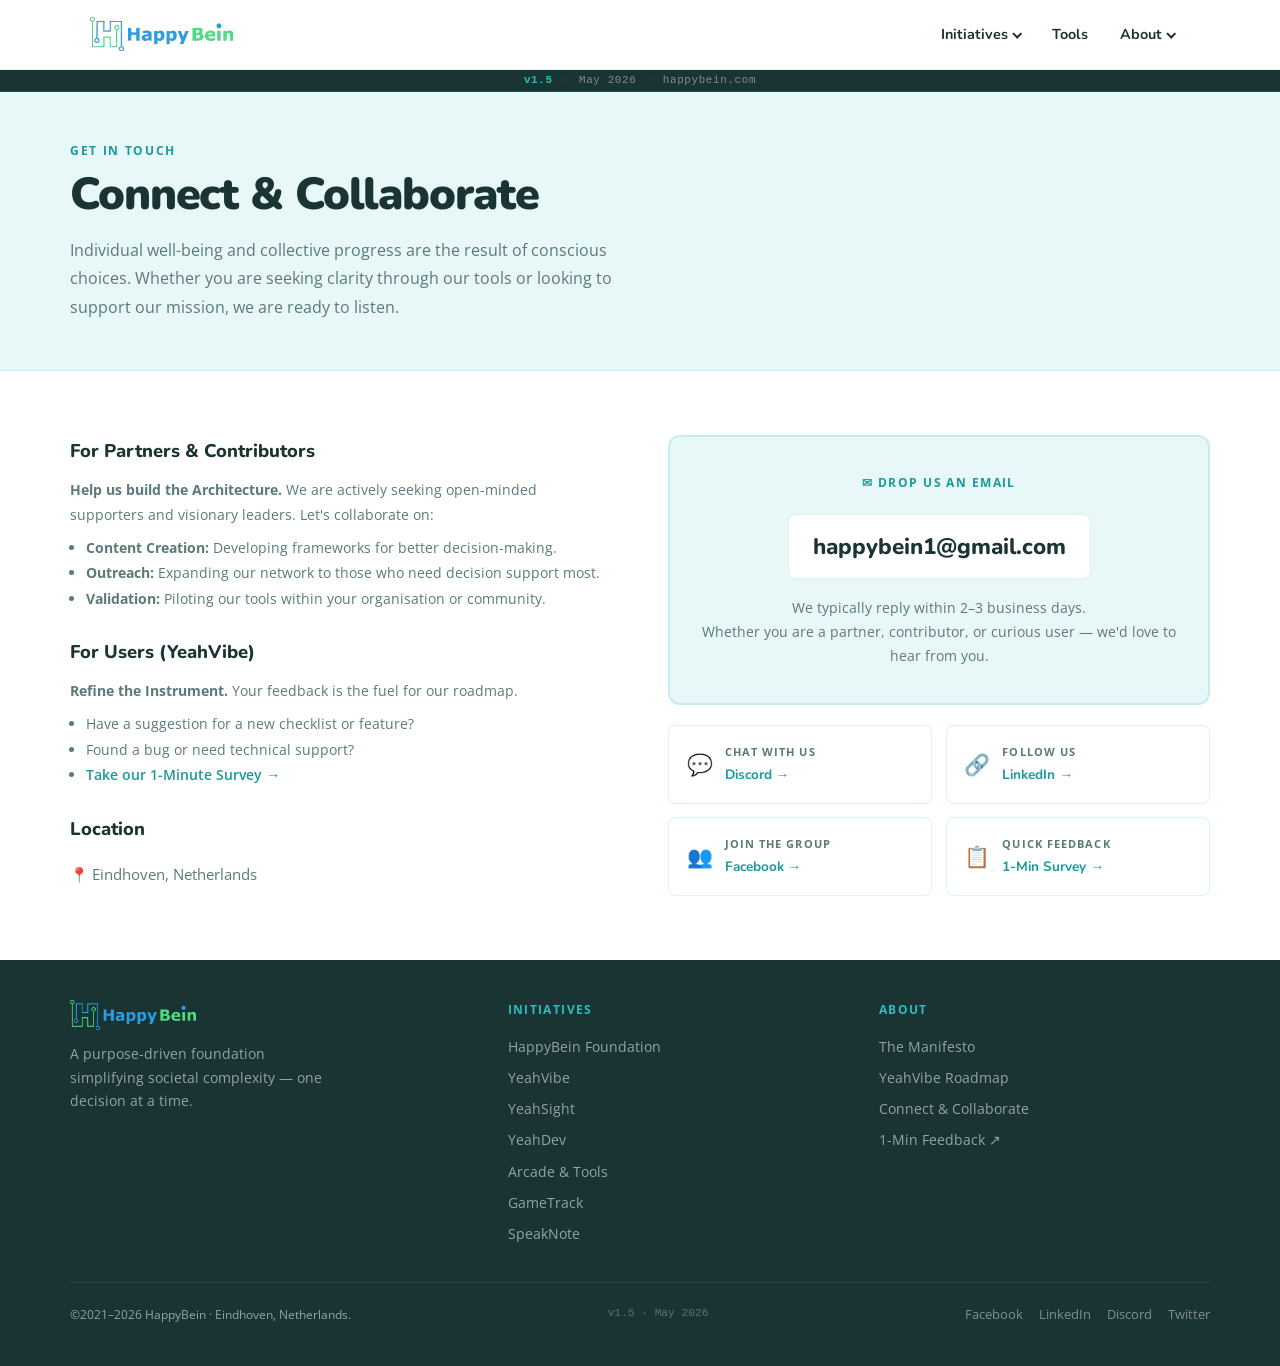
<file: contact.html>
<!DOCTYPE html>
<html lang="en">
<head>
  <meta charset="UTF-8" />
  <meta name="viewport" content="width=device-width, initial-scale=1.0" />
  <title>Connect & Collaborate – HappyBein</title>
  <meta name="description" content="Get in touch with the HappyBein team. Partner with us, give feedback on YeahVibe, or join our community on Discord and LinkedIn." />
  <link rel="icon" href="https://happybein.com/wp-content/uploads/2021/09/fav_icon.png" />
  <link rel="stylesheet" href="css/style.css" />

  <!-- Canonical -->
  <link rel="canonical" href="https://happybein.com/contact.html" />

  <!-- Open Graph -->
  <meta property="og:type"        content="website" />
  <meta property="og:title"       content="Connect & Collaborate – HappyBein" />
  <meta property="og:description" content="Get in touch with the HappyBein team. Partner with us, give feedback on YeahVibe, or join our community on Discord and LinkedIn." />
  <meta property="og:url"         content="https://happybein.com/contact.html" />
  <meta property="og:image"       content="https://happybein.com/images/og-home.png" />
  <meta property="og:site_name"   content="HappyBein" />
  <meta property="og:locale"      content="en_GB" />

  <!-- Twitter Card -->
  <meta name="twitter:card"        content="summary_large_image" />
  <meta name="twitter:title"       content="Connect & Collaborate – HappyBein" />
  <meta name="twitter:description" content="Get in touch with the HappyBein team. Partner with us, give feedback on YeahVibe, or join our community on Discord and LinkedIn." />
  <meta name="twitter:image"       content="https://happybein.com/images/og-home.png" />

  <!-- Extra SEO -->
  <meta name="robots"   content="index, follow, max-snippet:-1, max-image-preview:large" />
  <meta name="author"   content="HappyBein" />
  <meta name="theme-color" content="#2ABFBF" />

  <!-- JSON-LD structured data -->
  <script type="application/ld+json">{{"@context":"https://schema.org","@type":"WebPage","url":"https://happybein.com/contact.html","name":"Connect & Collaborate – HappyBein","description":"Get in touch with the HappyBein team. Partner with us, give feedback on YeahVibe, or join our community on Discord and LinkedIn."}}</script>

  <!-- Google Analytics -->
  <script async src="https://www.googletagmanager.com/gtag/js?id=G-TJFL5YQ705"></script>
  <script>
    window.dataLayer = window.dataLayer || [];
    function gtag(){dataLayer.push(arguments);}
    gtag('js', new Date());
    gtag('config', 'G-TJFL5YQ705', { anonymize_ip: true });
  </script>
</head>
<body>
<nav>
  <div class="nav-inner">
    <a href="index.html" class="nav-logo"><img src="images/logo.png" alt="HappyBein" /></a>
    <ul class="nav-links">
      <li class="nav-item">
        <a href="initiatives.html">Initiatives <span class="nav-arrow"></span></a>
        <div class="dropdown">
          <a href="initiatives.html" style="font-weight:700;color:var(--teal-dark);">All Initiatives →</a>
          <div class="dropdown-divider"></div>
          <a href="initiatives.html">HappyBein Foundation</a>
          <a href="https://core.yeahvibe.com/" target="_blank" rel="noopener">YeahVibe</a>
          <a href="https://yeahsight.com/" target="_blank" rel="noopener">YeahSight</a>
          <a href="https://yeahdev.com/" target="_blank" rel="noopener">YeahDev</a>
        </div>
      </li>
      <li class="nav-item">
        <a href="https://yeahvibe.com" target="_blank" rel="noopener">Tools</a>
      </li>
      <li class="nav-item">
        <a href="manifesto.html">About <span class="nav-arrow"></span></a>
        <div class="dropdown">
          <a href="manifesto.html">The HappyBein Manifesto</a>
          <div class="dropdown-divider"></div>
          <a href="contact.html">Connect &amp; Collaborate</a>
        </div>
      </li>
    </ul>
    <button class="hamburger" id="hamburger" aria-label="Menu"><span></span><span></span><span></span></button>
  </div>
</nav>
<div class="version-bar">
  <span class="v-tag">v1.5</span>
  <span class="v-sep">·</span>
  <span>May 2026</span>
  <span class="v-sep">·</span>
  <span>happybein.com</span>
</div>
<div class="mobile-nav" id="mobile-nav">
  <span class="section-head">Initiatives</span>
  <a href="initiatives.html" style="font-weight:700;color:var(--teal-dark);border-bottom:2px solid var(--border);">All Initiatives →</a>
  <a href="initiatives.html" class="sub">HappyBein Foundation</a>
  <a href="https://core.yeahvibe.com/" target="_blank" rel="noopener" class="sub">YeahVibe</a>
  <a href="https://yeahsight.com/" target="_blank" rel="noopener" class="sub">YeahSight</a>
  <a href="https://yeahdev.com/" target="_blank" rel="noopener" class="sub">YeahDev</a>
  <span class="section-head">Tools</span>
  <a href="https://yeahvibe.com/" target="_blank" rel="noopener" style="font-weight:700;color:var(--teal-dark);">YeahVibe Tools →</a>
  <span class="section-head">About</span>
  <a href="manifesto.html" class="sub">The HappyBein Manifesto</a>
  <a href="contact.html" class="sub">Connect &amp; Collaborate</a>
</div>
<div class="page-hero">
  <div class="page-hero-inner">
    <div class="section-label">Get In Touch</div>
    <h1>Connect &amp; Collaborate</h1>
    <p class="lead">Individual well-being and collective progress are the result of conscious choices. Whether you are seeking clarity through our tools or looking to support our mission, we are ready to listen.</p>
  </div>
</div>
<main>
<section>
  <div class="section-inner">
    <div class="contact-grid">
      <div class="contact-info fade-up">
        <h3>For Partners &amp; Contributors</h3>
        <p><strong>Help us build the Architecture.</strong> We are actively seeking open-minded supporters and visionary leaders. Let's collaborate on:</p>
        <ul>
          <li><strong>Content Creation:</strong> Developing frameworks for better decision-making.</li>
          <li><strong>Outreach:</strong> Expanding our network to those who need decision support most.</li>
          <li><strong>Validation:</strong> Piloting our tools within your organisation or community.</li>
        </ul>
        <h3>For Users (YeahVibe)</h3>
        <p><strong>Refine the Instrument.</strong> Your feedback is the fuel for our roadmap.</p>
        <ul>
          <li>Have a suggestion for a new checklist or feature?</li>
          <li>Found a bug or need technical support?</li>
          <li><a href="https://form.jotform.com/222551513307043" target="_blank" rel="noopener">Take our 1-Minute Survey →</a></li>
        </ul>
        <h3>Location</h3>
        <div style="font-size:.92rem;color:var(--muted);padding:.5rem 0;">📍 Eindhoven, Netherlands</div>
      </div>
      <div class="fade-up">
        <div class="contact-email-box">
          <div class="email-label">✉ Drop us an email</div>
          <a href="mailto:happybein1@gmail.com" class="email-address">happybein1@gmail.com</a>
          <p>We typically reply within 2–3 business days.<br>Whether you are a partner, contributor, or curious user — we'd love to hear from you.</p>
        </div>
        <div class="contact-channels">
          <a href="https://discord.com/invite/62xRJHCbRW" target="_blank" rel="noopener" class="channel-card">
            <div class="channel-icon">💬</div><div><div class="channel-label">Chat with us</div><div class="channel-value">Discord →</div></div>
          </a>
          <a href="https://www.linkedin.com/company/happybein/" target="_blank" rel="noopener" class="channel-card">
            <div class="channel-icon">🔗</div><div><div class="channel-label">Follow us</div><div class="channel-value">LinkedIn →</div></div>
          </a>
          <a href="https://m.facebook.com/groups/463088738463506" target="_blank" rel="noopener" class="channel-card">
            <div class="channel-icon">👥</div><div><div class="channel-label">Join the group</div><div class="channel-value">Facebook →</div></div>
          </a>
          <a href="https://form.jotform.com/222551513307043" target="_blank" rel="noopener" class="channel-card">
            <div class="channel-icon">📋</div><div><div class="channel-label">Quick feedback</div><div class="channel-value">1-Min Survey →</div></div>
          </a>
        </div>
      </div>
    </div>
  </div>
</section>
</main>
<footer>
  <div class="footer-inner">
    <div class="footer-brand">
      <div class="footer-logo"><a href="index.html"><img src="images/logo.png" alt="HappyBein" /></a></div>
      <p>A purpose-driven foundation simplifying societal complexity — one decision at a time.</p>
    </div>
    <div class="footer-col">
      <h4>Initiatives</h4>
      <a href="initiatives.html">HappyBein Foundation</a>
      <a href="https://yeahvibe.com/" target="_blank" rel="noopener">YeahVibe</a>
      <a href="https://yeahsight.com/" target="_blank" rel="noopener">YeahSight</a>
      <a href="https://yeahdev.com/" target="_blank" rel="noopener">YeahDev</a>
      <a href="https://game.yeahvibe.com/" target="_blank" rel="noopener">Arcade &amp; Tools</a>
      <a href="https://game.yeahvibe.com/" target="_blank" rel="noopener">GameTrack</a>
      <a href="https://speaknote.yeahvibe.com/" target="_blank" rel="noopener">SpeakNote</a>
    </div>
    <div class="footer-col">
      <h4>About</h4>
      <a href="manifesto.html">The Manifesto</a>
      <a href="roadmap.html">YeahVibe Roadmap</a>
      <a href="contact.html">Connect &amp; Collaborate</a>
      <a href="https://form.jotform.com/222551513307043" target="_blank" rel="noopener">1-Min Feedback ↗</a>
    </div>
  </div>
  <div class="footer-bottom">
    <span>©2021–2026 HappyBein · Eindhoven, Netherlands.</span>
    <span class="footer-version">v1.5 · May 2026</span>
    <div class="social-links">
      <a href="https://m.facebook.com/groups/463088738463506" target="_blank" rel="noopener">Facebook</a>
      <a href="https://www.linkedin.com/company/happybein/" target="_blank" rel="noopener">LinkedIn</a>
      <a href="https://discord.com/invite/62xRJHCbRW" target="_blank" rel="noopener">Discord</a>
      <a href="https://twitter.com/" target="_blank" rel="noopener">Twitter</a>
    </div>
  </div>
</footer>
<script src="js/main.js"></script>
</body>
</html>
</file>
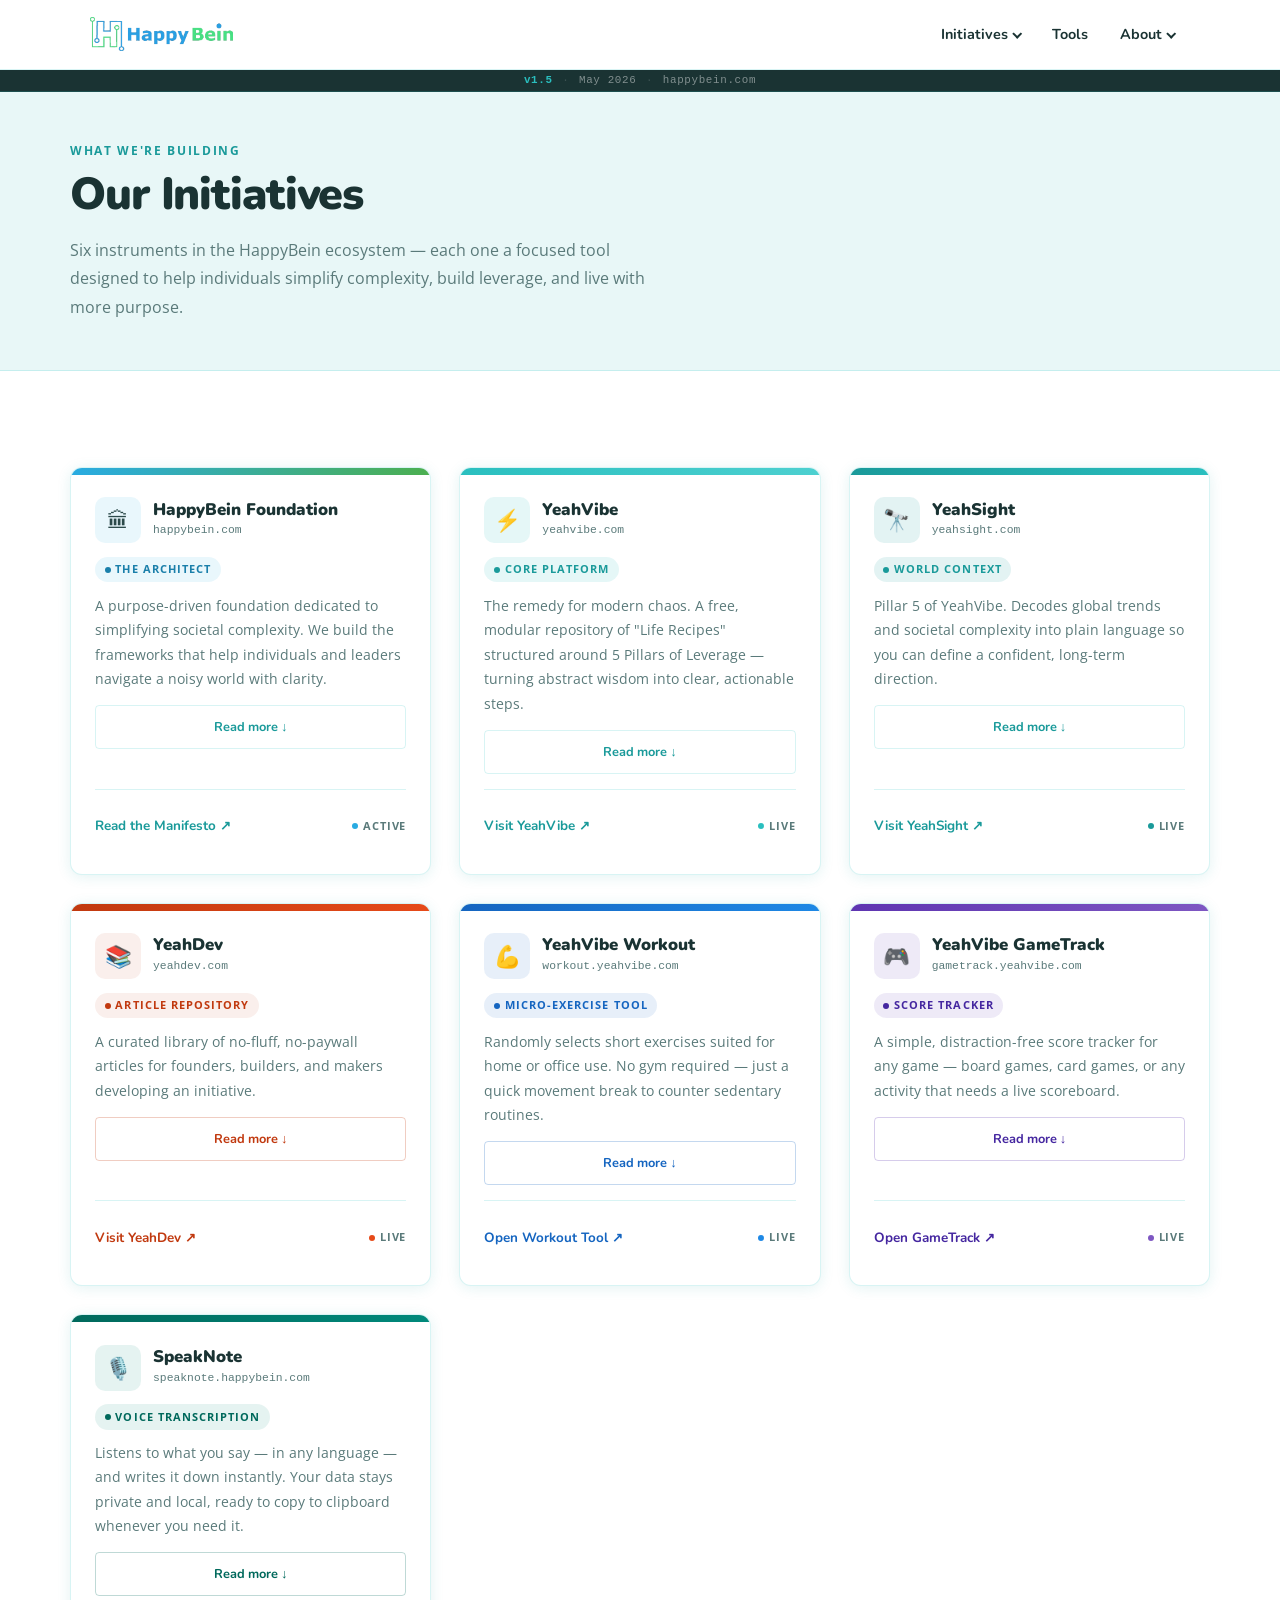
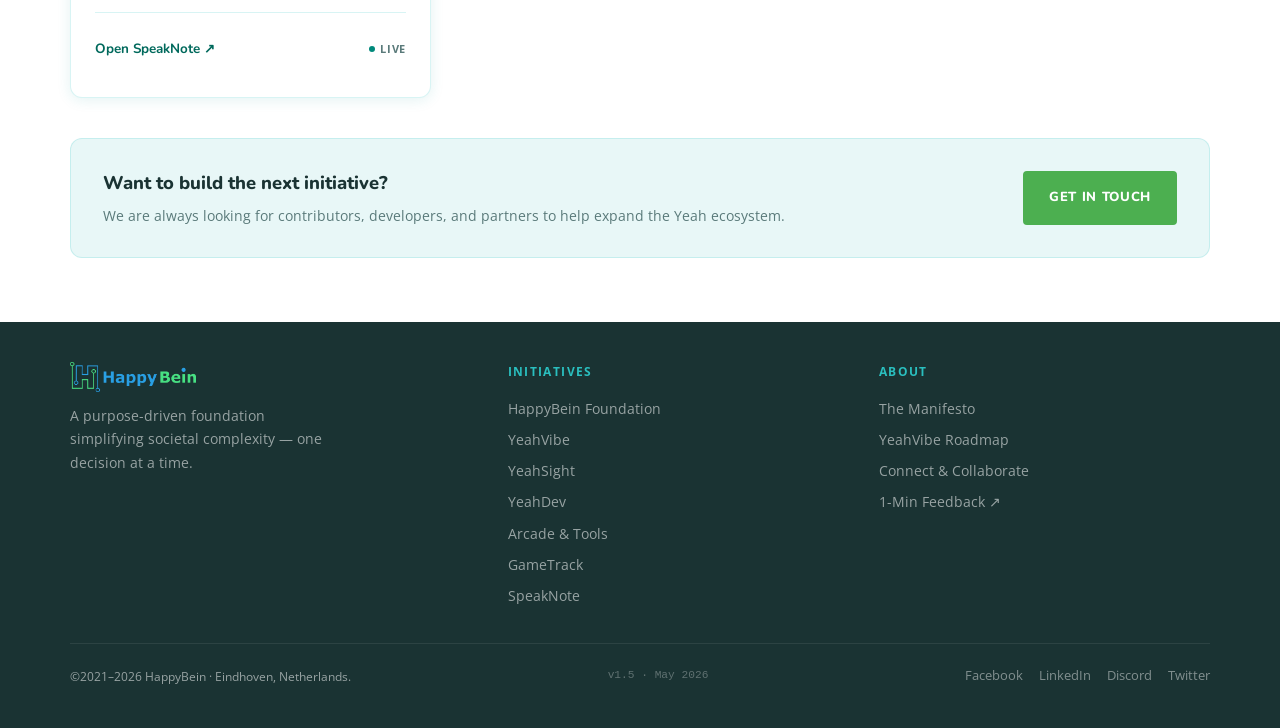
<file: initiatives.html>
<!DOCTYPE html>
<html lang="en">
<head>
  <meta charset="UTF-8" />
  <meta name="viewport" content="width=device-width, initial-scale=1.0" />
  <title>Our Initiatives – HappyBein</title>
  <meta name="description" content="Explore all HappyBein initiatives: YeahVibe, YeahSight, YeahDev, Workout, GameTrack and SpeakNote — tools built to simplify complexity and build leverage." />
  <link rel="icon" href="https://happybein.com/wp-content/uploads/2021/09/fav_icon.png" />
  <link rel="stylesheet" href="css/style.css" />

  <!-- Canonical -->
  <link rel="canonical" href="https://happybein.com/initiatives.html" />

  <!-- Open Graph -->
  <meta property="og:type"        content="website" />
  <meta property="og:title"       content="Our Initiatives – HappyBein" />
  <meta property="og:description" content="Explore all HappyBein initiatives: YeahVibe, YeahSight, YeahDev, Workout, GameTrack and SpeakNote — tools built to simplify complexity and build leverage." />
  <meta property="og:url"         content="https://happybein.com/initiatives.html" />
  <meta property="og:image"       content="https://happybein.com/images/og-home.png" />
  <meta property="og:site_name"   content="HappyBein" />
  <meta property="og:locale"      content="en_GB" />

  <!-- Twitter Card -->
  <meta name="twitter:card"        content="summary_large_image" />
  <meta name="twitter:title"       content="Our Initiatives – HappyBein" />
  <meta name="twitter:description" content="Explore all HappyBein initiatives: YeahVibe, YeahSight, YeahDev, Workout, GameTrack and SpeakNote — tools built to simplify complexity and build leverage." />
  <meta name="twitter:image"       content="https://happybein.com/images/og-home.png" />

  <!-- Extra SEO -->
  <meta name="robots"   content="index, follow, max-snippet:-1, max-image-preview:large" />
  <meta name="author"   content="HappyBein" />
  <meta name="theme-color" content="#2ABFBF" />

  <!-- JSON-LD structured data -->
  <script type="application/ld+json">{
  "@context": "https://schema.org",
  "@type": "ItemList",
  "name": "HappyBein Initiatives",
  "url": "https://happybein.com/initiatives.html",
  "itemListElement": [
    {"@type":"ListItem","position":1,"name":"HappyBein Foundation","url":"https://happybein.com/initiatives.html#happybein"},
    {"@type":"ListItem","position":2,"name":"YeahVibe","url":"https://yeahvibe.com"},
    {"@type":"ListItem","position":3,"name":"YeahSight","url":"https://yeahsight.com"},
    {"@type":"ListItem","position":4,"name":"YeahDev","url":"https://yeahdev.com"},
    {"@type":"ListItem","position":5,"name":"YeahVibe Workout","url":"https://workout.yeahvibe.com"},
    {"@type":"ListItem","position":6,"name":"YeahVibe GameTrack","url":"https://gametrack.yeahvibe.com"},
    {"@type":"ListItem","position":7,"name":"SpeakNote","url":"https://speaknote.happybein.com"}
  ]
}</script>

  <!-- Google Analytics -->
  <script async src="https://www.googletagmanager.com/gtag/js?id=G-TJFL5YQ705"></script>
  <script>
    window.dataLayer = window.dataLayer || [];
    function gtag(){dataLayer.push(arguments);}
    gtag('js', new Date());
    gtag('config', 'G-TJFL5YQ705', { anonymize_ip: true });
  </script>
</head>
<body>

<nav>
  <div class="nav-inner">
    <a href="index.html" class="nav-logo"><img src="images/logo.png" alt="HappyBein" /></a>
    <ul class="nav-links">
      <li class="nav-item">
        <a href="initiatives.html">Initiatives <span class="nav-arrow"></span></a>
        <div class="dropdown">
          <a href="initiatives.html" style="font-weight:700;color:var(--teal-dark);">All Initiatives →</a>
          <div class="dropdown-divider"></div>
          <a href="initiatives.html">HappyBein Foundation</a>
          <a href="https://core.yeahvibe.com/" target="_blank" rel="noopener">YeahVibe</a>
          <a href="https://yeahsight.com/" target="_blank" rel="noopener">YeahSight</a>
          <a href="https://yeahdev.com/" target="_blank" rel="noopener">YeahDev</a>
        </div>
      </li>
      <li class="nav-item">
        <a href="https://yeahvibe.com" target="_blank" rel="noopener">Tools</a>
      </li>
      <li class="nav-item">
        <a href="manifesto.html">About <span class="nav-arrow"></span></a>
        <div class="dropdown">
          <a href="manifesto.html">The HappyBein Manifesto</a>
          <div class="dropdown-divider"></div>
          <a href="contact.html">Connect &amp; Collaborate</a>
        </div>
      </li>
    </ul>
    <button class="hamburger" id="hamburger" aria-label="Menu"><span></span><span></span><span></span></button>
  </div>
</nav>
<div class="version-bar">
  <span class="v-tag">v1.5</span>
  <span class="v-sep">·</span>
  <span>May 2026</span>
  <span class="v-sep">·</span>
  <span>happybein.com</span>
</div>
<div class="mobile-nav" id="mobile-nav">
  <span class="section-head">Initiatives</span>
  <a href="initiatives.html" style="font-weight:700;color:var(--teal-dark);border-bottom:2px solid var(--border);">All Initiatives →</a>
  <a href="initiatives.html" class="sub">HappyBein Foundation</a>
  <a href="https://core.yeahvibe.com/" target="_blank" rel="noopener" class="sub">YeahVibe</a>
  <a href="https://yeahsight.com/" target="_blank" rel="noopener" class="sub">YeahSight</a>
  <a href="https://yeahdev.com/" target="_blank" rel="noopener" class="sub">YeahDev</a>
  <span class="section-head">Tools</span>
  <a href="https://yeahvibe.com/" target="_blank" rel="noopener" style="font-weight:700;color:var(--teal-dark);">YeahVibe Tools →</a>
  <span class="section-head">About</span>
  <a href="manifesto.html" class="sub">The HappyBein Manifesto</a>
  <a href="contact.html" class="sub">Connect &amp; Collaborate</a>
</div>

<div class="page-hero">
  <div class="page-hero-inner">
    <div class="section-label">What We're Building</div>
    <h1>Our Initiatives</h1>
    <p class="lead">Six instruments in the HappyBein ecosystem — each one a focused tool designed to help individuals simplify complexity, build leverage, and live with more purpose.</p>
  </div>
</div>

<main>
  <section>
    <div class="section-inner">
      <div class="initiatives-grid">

        <!-- 1. HappyBein Foundation -->
        <div class="init-card happybein fade-up" id="happybein">
          <div class="init-banner"></div>
          <div class="init-body">
            <div class="init-header">
              <div class="init-icon">🏛</div>
              <div>
                <div class="init-name">HappyBein Foundation</div>
                <div class="init-url">happybein.com</div>
              </div>
            </div>
            <span class="init-type-badge"><span class="init-status-dot"></span>The Architect</span>
            <p class="init-summary">A purpose-driven foundation dedicated to simplifying societal complexity. We build the frameworks that help individuals and leaders navigate a noisy world with clarity.</p>
            <button class="init-toggle">Read more ↓</button>
            <div class="init-details">
              <div class="init-details-inner">
                <ul class="init-features">
                  <li><span class="feat-dot"></span>Research studio studying societal challenges and curating best practices</li>
                  <li><span class="feat-dot"></span>Defines the vision and answers <em>"Why does this matter?"</em></li>
                  <li><span class="feat-dot"></span>Non-profit, Eindhoven, Netherlands — founded 2021</li>
                  <li><span class="feat-dot"></span>Operates across two streams: Internal Efficiency + External Understanding</li>
                </ul>
              </div>
            </div>
            <div class="init-footer">
              <div class="init-footer-row">
                <a href="manifesto.html" class="init-link">Read the Manifesto ↗</a>
                <span class="init-status"><span class="init-status-dot" style="background:#29ABE2;"></span>Active</span>
              </div>
            </div>
          </div>
        </div>

        <!-- 2. YeahVibe -->
        <div class="init-card yeahvibe fade-up" id="yeahvibe">
          <div class="init-banner"></div>
          <div class="init-body">
            <div class="init-header">
              <div class="init-icon">⚡</div>
              <div>
                <div class="init-name">YeahVibe</div>
                <div class="init-url">yeahvibe.com</div>
              </div>
            </div>
            <span class="init-type-badge"><span class="init-status-dot"></span>Core Platform</span>
            <p class="init-summary">The remedy for modern chaos. A free, modular repository of "Life Recipes" structured around 5 Pillars of Leverage — turning abstract wisdom into clear, actionable steps.</p>
            <button class="init-toggle">Read more ↓</button>
            <div class="init-details">
              <div class="init-details-inner">
                <div style="font-size:.72rem;font-weight:700;letter-spacing:.1em;text-transform:uppercase;color:var(--teal-dark);margin-bottom:.5rem;">The 5 Pillars of Leverage</div>
                <ul class="pillars-list">
                  <li><span class="pillar-num">1</span><span><strong>Direction &amp; Priorities</strong> — Define your North Star so every effort counts.</span></li>
                  <li><span class="pillar-num">2</span><span><strong>Mindset</strong> — Cognitive reframing for sustainable growth.</span></li>
                  <li><span class="pillar-num">3</span><span><strong>Surroundings &amp; Processes</strong> — Reduce friction, reclaim energy.</span></li>
                  <li><span class="pillar-num">4</span><span><strong>Collaboration &amp; Leadership</strong> — Scale your impact through others.</span></li>
                  <li><span class="pillar-num">5</span><span><strong>YeahSight</strong> — Understand the world to navigate it confidently.</span></li>
                </ul>
                <a href="https://form.jotform.com/222552689387066" target="_blank" rel="noopener" class="assessment-link">🎯 Take the Self-Assessment →</a>
              </div>
            </div>
            <div class="init-footer">
              <div class="init-footer-row">
                <a href="https://yeahvibe.com/" target="_blank" rel="noopener" class="init-link">Visit YeahVibe ↗</a>
                <span class="init-status"><span class="init-status-dot" style="background:var(--teal);"></span>Live</span>
              </div>
            </div>
          </div>
        </div>

        <!-- 3. YeahSight -->
        <div class="init-card yeahsight fade-up" id="yeahsight">
          <div class="init-banner"></div>
          <div class="init-body">
            <div class="init-header">
              <div class="init-icon">🔭</div>
              <div>
                <div class="init-name">YeahSight</div>
                <div class="init-url">yeahsight.com</div>
              </div>
            </div>
            <span class="init-type-badge"><span class="init-status-dot"></span>World Context</span>
            <p class="init-summary">Pillar 5 of YeahVibe. Decodes global trends and societal complexity into plain language so you can define a confident, long-term direction.</p>
            <button class="init-toggle">Read more ↓</button>
            <div class="init-details">
              <div class="init-details-inner">
                <p style="font-size:.86rem;color:var(--muted);margin-bottom:.8rem;font-style:italic;">"To win, you must see the board."</p>
                <ul class="init-features">
                  <li><span class="feat-dot"></span>Global trends translated into actionable insight</li>
                  <li><span class="feat-dot"></span>Shows how the state of the world impacts daily decisions</li>
                  <li><span class="feat-dot"></span>The remedy for feeling concerned about the world's future</li>
                  <li><span class="feat-dot"></span>Moves you: <em>Confused → Informed → Directed</em></li>
                </ul>
              </div>
            </div>
            <div class="init-footer">
              <div class="init-footer-row">
                <a href="https://yeahsight.com/" target="_blank" rel="noopener" class="init-link">Visit YeahSight ↗</a>
                <span class="init-status"><span class="init-status-dot" style="background:var(--teal-dark);"></span>Live</span>
              </div>
            </div>
          </div>
        </div>

        <!-- 4. YeahDev -->
        <div class="init-card yeahdev fade-up" id="yeahdev">
          <div class="init-banner"></div>
          <div class="init-body">
            <div class="init-header">
              <div class="init-icon">📚</div>
              <div>
                <div class="init-name">YeahDev</div>
                <div class="init-url">yeahdev.com</div>
              </div>
            </div>
            <span class="init-type-badge"><span class="init-status-dot"></span>Article Repository</span>
            <p class="init-summary">A curated library of no-fluff, no-paywall articles for founders, builders, and makers developing an initiative.</p>
            <button class="init-toggle">Read more ↓</button>
            <div class="init-details">
              <div class="init-details-inner">
                <p style="font-size:.86rem;color:var(--muted);margin-bottom:.8rem;font-style:italic;">"Practical knowledge to build your initiative."</p>
                <ul class="init-features">
                  <li><span class="feat-dot"></span>Categories: AI Tools, Automation, Marketing, Growth</li>
                  <li><span class="feat-dot"></span>No fluff, no paywalls — straight-up useful articles</li>
                  <li><span class="feat-dot"></span>Written for founders, builders, and makers</li>
                  <li><span class="feat-dot"></span>New articles published continuously</li>
                </ul>
              </div>
            </div>
            <div class="init-footer">
              <div class="init-footer-row">
                <a href="https://yeahdev.com/" target="_blank" rel="noopener" class="init-link">Visit YeahDev ↗</a>
                <span class="init-status"><span class="init-status-dot" style="background:#E64A19;"></span>Live</span>
              </div>
            </div>
          </div>
        </div>

        <!-- 5. Workout -->
        <div class="init-card workout fade-up" id="workout">
          <div class="init-banner"></div>
          <div class="init-body">
            <div class="init-header">
              <div class="init-icon">💪</div>
              <div>
                <div class="init-name">YeahVibe Workout</div>
                <div class="init-url">workout.yeahvibe.com</div>
              </div>
            </div>
            <span class="init-type-badge"><span class="init-status-dot"></span>Micro-Exercise Tool</span>
            <p class="init-summary">Randomly selects short exercises suited for home or office use. No gym required — just a quick movement break to counter sedentary routines.</p>
            <button class="init-toggle">Read more ↓</button>
            <div class="init-details">
              <div class="init-details-inner">
                <p style="font-size:.86rem;color:var(--muted);margin-bottom:.8rem;font-style:italic;">"Move a little. Gain a lot."</p>
                <ul class="init-features">
                  <li><span class="feat-dot"></span>Random exercise selection — home &amp; office friendly</li>
                  <li><span class="feat-dot"></span>Instructional YouTube video for every exercise</li>
                  <li><span class="feat-dot"></span>Available in French 🇫🇷 and English 🇬🇧</li>
                  <li><span class="feat-dot"></span>"Next Exercise" flow — fast and frictionless</li>
                </ul>
              </div>
            </div>
            <div class="init-footer">
              <div class="init-footer-row">
                <a href="https://workout.yeahvibe.com/" target="_blank" rel="noopener" class="init-link">Open Workout Tool ↗</a>
                <span class="init-status"><span class="init-status-dot" style="background:#1E88E5;"></span>Live</span>
              </div>
            </div>
          </div>
        </div>

        <!-- 6. GameTrack -->
        <div class="init-card gametrack fade-up" id="gametrack">
          <div class="init-banner"></div>
          <div class="init-body">
            <div class="init-header">
              <div class="init-icon">🎮</div>
              <div>
                <div class="init-name">YeahVibe GameTrack</div>
                <div class="init-url">gametrack.yeahvibe.com</div>
              </div>
            </div>
            <span class="init-type-badge"><span class="init-status-dot"></span>Score Tracker</span>
            <p class="init-summary">A simple, distraction-free score tracker for any game — board games, card games, or any activity that needs a live scoreboard.</p>
            <button class="init-toggle">Read more ↓</button>
            <div class="init-details">
              <div class="init-details-inner">
                <p style="font-size:.86rem;color:var(--muted);margin-bottom:.8rem;font-style:italic;">"Track the score. Raise the stakes."</p>
                <ul class="init-features">
                  <li><span class="feat-dot"></span>Real-time score tracking for any game format</li>
                  <li><span class="feat-dot"></span>Lightweight and distraction-free — built for play</li>
                  <li><span class="feat-dot"></span>Works for multiplayer: family, friends, or teams</li>
                  <li><span class="feat-dot"></span>Mindful leisure — rest intentionally, not reactively</li>
                </ul>
              </div>
            </div>
            <div class="init-footer">
              <div class="init-footer-row">
                <a href="https://gametrack.yeahvibe.com/" target="_blank" rel="noopener" class="init-link">Open GameTrack ↗</a>
                <span class="init-status"><span class="init-status-dot" style="background:#7E57C2;"></span>Live</span>
              </div>
            </div>
          </div>
        </div>

        <!-- 7. SpeakNote -->
        <div class="init-card speaknote fade-up" id="speaknote">
          <div class="init-banner"></div>
          <div class="init-body">
            <div class="init-header">
              <div class="init-icon">🎙️</div>
              <div>
                <div class="init-name">SpeakNote</div>
                <div class="init-url">speaknote.happybein.com</div>
              </div>
            </div>
            <span class="init-type-badge"><span class="init-status-dot"></span>Voice Transcription</span>
            <p class="init-summary">Listens to what you say — in any language — and writes it down instantly. Your data stays private and local, ready to copy to clipboard whenever you need it.</p>
            <button class="init-toggle">Read more ↓</button>
            <div class="init-details">
              <div class="init-details-inner">
                <p style="font-size:.86rem;color:var(--muted);margin-bottom:.8rem;font-style:italic;">"Speak it. Store it. Use it."</p>
                <ul class="init-features">
                  <li><span class="feat-dot"></span>Real-time speech-to-text across multiple languages</li>
                  <li><span class="feat-dot"></span>100% local — no data sent to any server, ever</li>
                  <li><span class="feat-dot"></span>One-tap export to clipboard for use anywhere</li>
                  <li><span class="feat-dot"></span>No account, no signup, no tracking</li>
                </ul>
              </div>
            </div>
            <div class="init-footer">
              <div class="init-footer-row">
                <a href="https://speaknote.yeahvibe.com/" target="_blank" rel="noopener" class="init-link">Open SpeakNote ↗</a>
                <span class="init-status"><span class="init-status-dot" style="background:#00897B;"></span>Live</span>
              </div>
            </div>
          </div>
        </div>

      </div><!-- /initiatives-grid -->

      <div class="contribute-banner fade-up">
        <div>
          <h3>Want to build the next initiative?</h3>
          <p>We are always looking for contributors, developers, and partners to help expand the Yeah ecosystem.</p>
        </div>
        <a href="contact.html" class="btn btn-primary">Get In Touch</a>
      </div>

    </div>
  </section>
</main>

<footer>
  <div class="footer-inner">
    <div class="footer-brand">
      <div class="footer-logo"><a href="index.html"><img src="images/logo.png" alt="HappyBein" /></a></div>
      <p>A purpose-driven foundation simplifying societal complexity — one decision at a time.</p>
    </div>
    <div class="footer-col">
      <h4>Initiatives</h4>
      <a href="initiatives.html">HappyBein Foundation</a>
      <a href="https://yeahvibe.com/" target="_blank" rel="noopener">YeahVibe</a>
      <a href="https://yeahsight.com/" target="_blank" rel="noopener">YeahSight</a>
      <a href="https://yeahdev.com/" target="_blank" rel="noopener">YeahDev</a>
      <a href="https://game.yeahvibe.com/" target="_blank" rel="noopener">Arcade &amp; Tools</a>
      <a href="https://game.yeahvibe.com/" target="_blank" rel="noopener">GameTrack</a>
      <a href="https://speaknote.yeahvibe.com/" target="_blank" rel="noopener">SpeakNote</a>
    </div>
    <div class="footer-col">
      <h4>About</h4>
      <a href="manifesto.html">The Manifesto</a>
      <a href="roadmap.html">YeahVibe Roadmap</a>
      <a href="contact.html">Connect &amp; Collaborate</a>
      <a href="https://form.jotform.com/222551513307043" target="_blank" rel="noopener">1-Min Feedback ↗</a>
    </div>
  </div>
  <div class="footer-bottom">
    <span>©2021–2026 HappyBein · Eindhoven, Netherlands.</span>
    <span class="footer-version">v1.5 · May 2026</span>
    <div class="social-links">
      <a href="https://m.facebook.com/groups/463088738463506" target="_blank" rel="noopener">Facebook</a>
      <a href="https://www.linkedin.com/company/happybein/" target="_blank" rel="noopener">LinkedIn</a>
      <a href="https://discord.com/invite/62xRJHCbRW" target="_blank" rel="noopener">Discord</a>
      <a href="https://twitter.com/" target="_blank" rel="noopener">Twitter</a>
    </div>
  </div>
</footer>

<script src="js/main.js"></script>
</body>
</html>
</file>
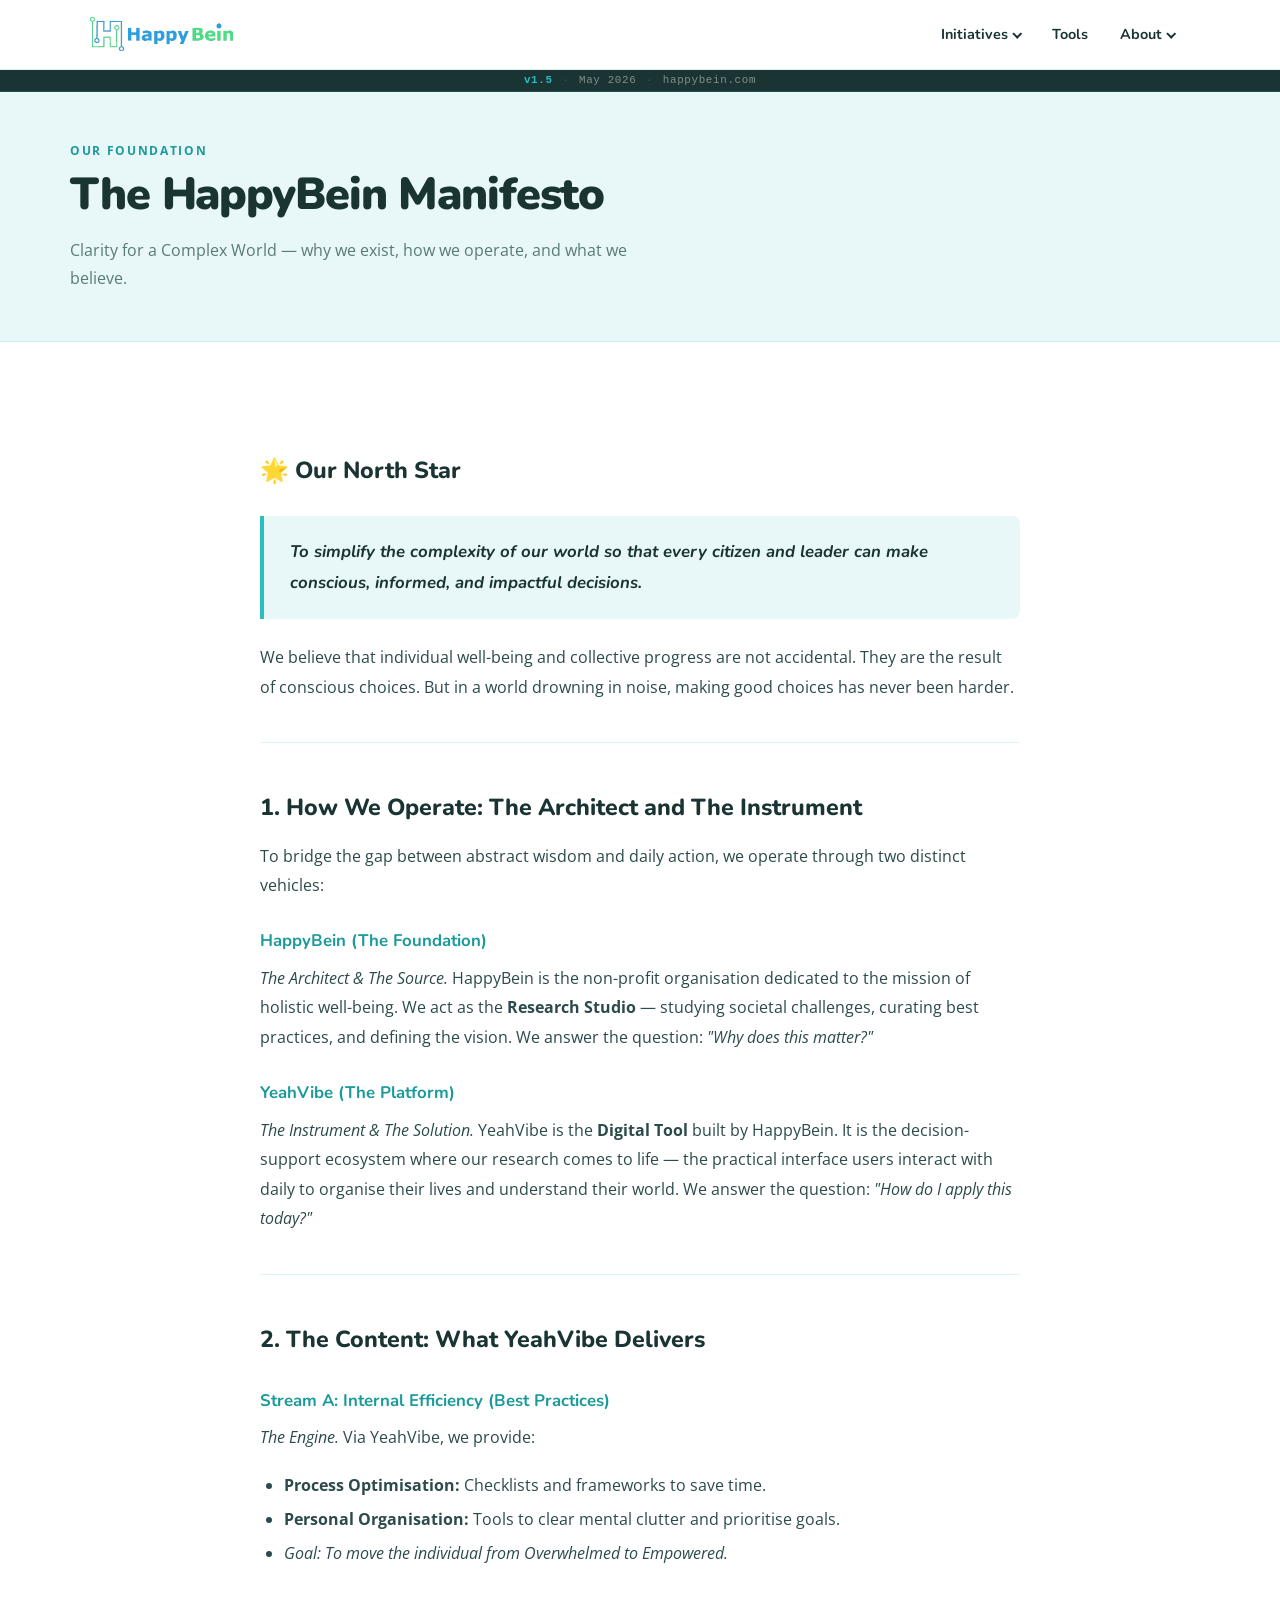
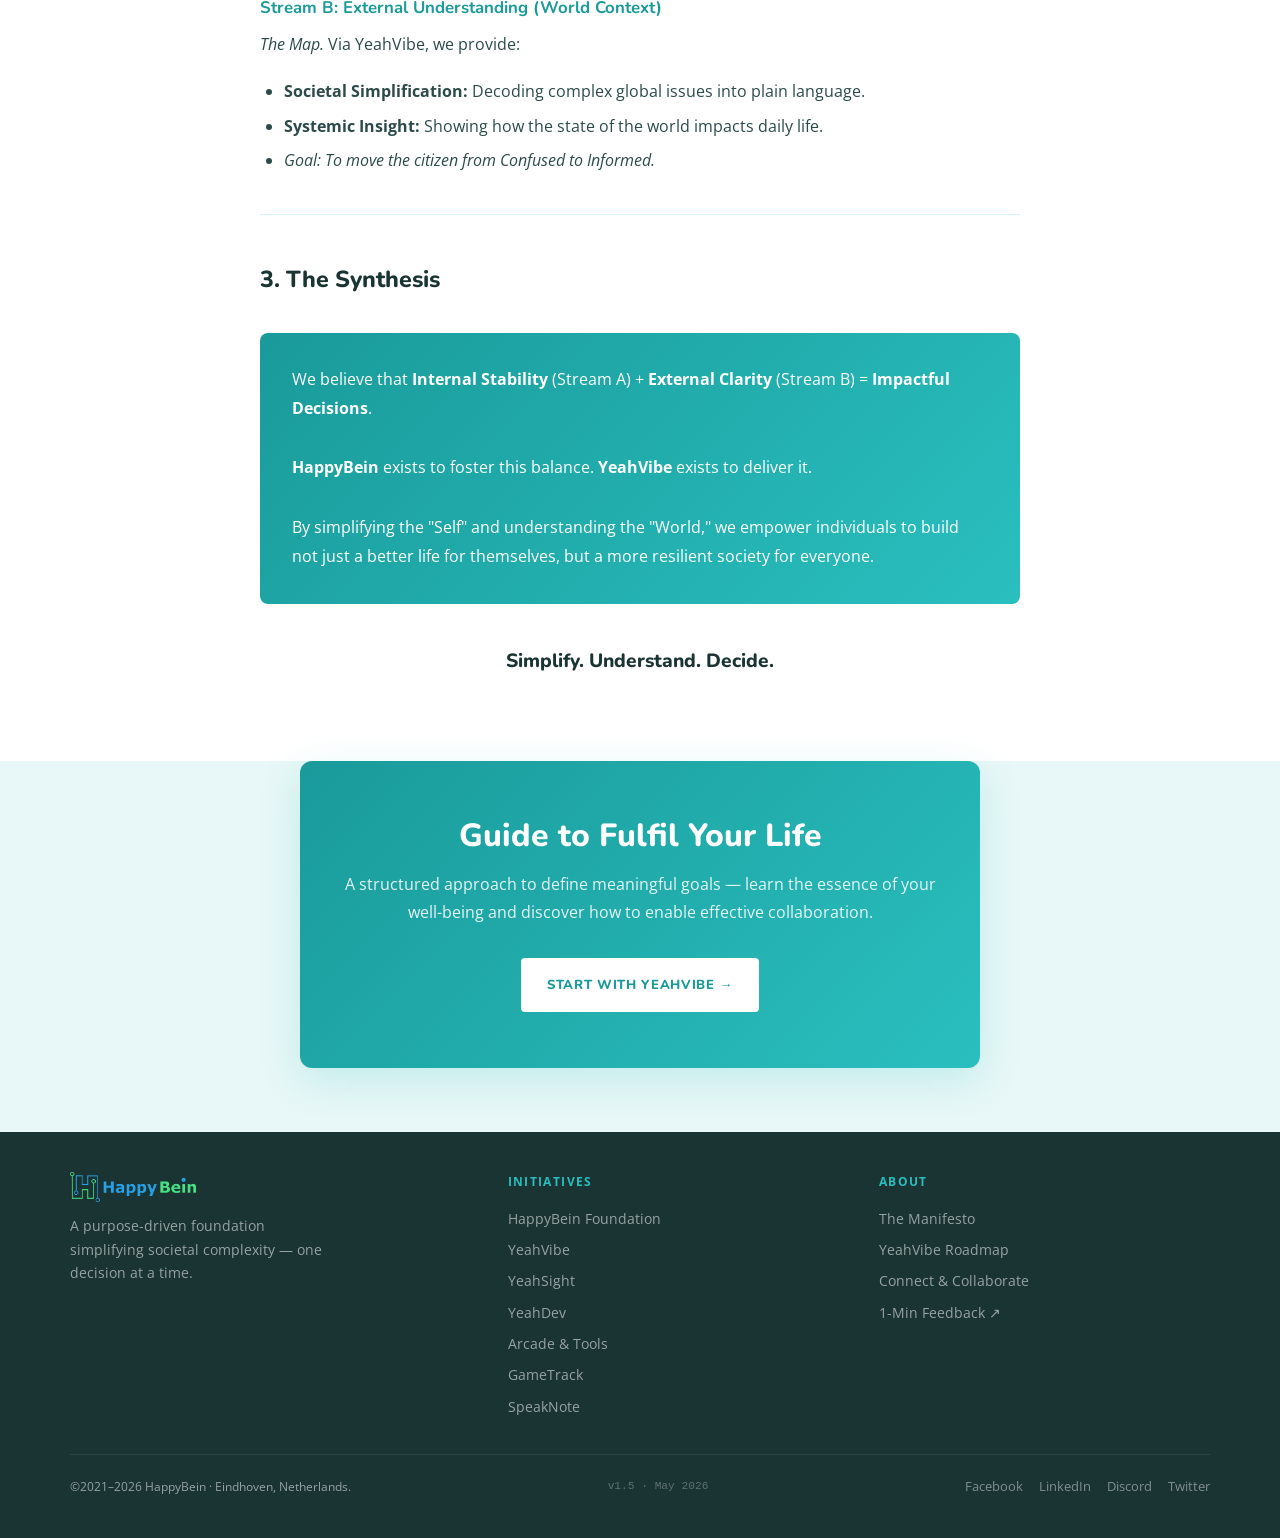
<file: manifesto.html>
<!DOCTYPE html>
<html lang="en">
<head>
  <meta charset="UTF-8" />
  <meta name="viewport" content="width=device-width, initial-scale=1.0" />
  <title>The HappyBein Manifesto – Clarity for a Complex World</title>
  <meta name="description" content="Our North Star: simplify the complexity of our world so every citizen and leader can make conscious, informed, and impactful decisions." />
  <link rel="icon" href="https://happybein.com/wp-content/uploads/2021/09/fav_icon.png" />
  <link rel="stylesheet" href="css/style.css" />

  <!-- Canonical -->
  <link rel="canonical" href="https://happybein.com/manifesto.html" />

  <!-- Open Graph -->
  <meta property="og:type"        content="article" />
  <meta property="og:title"       content="The HappyBein Manifesto – Clarity for a Complex World" />
  <meta property="og:description" content="Our North Star: simplify the complexity of our world so every citizen and leader can make conscious, informed, and impactful decisions." />
  <meta property="og:url"         content="https://happybein.com/manifesto.html" />
  <meta property="og:image"       content="https://happybein.com/images/og-home.png" />
  <meta property="og:site_name"   content="HappyBein" />
  <meta property="og:locale"      content="en_GB" />

  <!-- Twitter Card -->
  <meta name="twitter:card"        content="summary_large_image" />
  <meta name="twitter:title"       content="The HappyBein Manifesto – Clarity for a Complex World" />
  <meta name="twitter:description" content="Our North Star: simplify the complexity of our world so every citizen and leader can make conscious, informed, and impactful decisions." />
  <meta name="twitter:image"       content="https://happybein.com/images/og-home.png" />

  <!-- Extra SEO -->
  <meta name="robots"   content="index, follow, max-snippet:-1, max-image-preview:large" />
  <meta name="author"   content="HappyBein" />
  <meta name="theme-color" content="#2ABFBF" />

  <!-- JSON-LD structured data -->
  <script type="application/ld+json">{
  "@context": "https://schema.org",
  "@type": "Article",
  "headline": "The HappyBein Manifesto",
  "description": "Our North Star: simplify the complexity of our world so every citizen and leader can make conscious, informed, and impactful decisions.",
  "url": "https://happybein.com/manifesto.html",
  "publisher": {
    "@type": "Organization",
    "name": "HappyBein",
    "logo": {"@type":"ImageObject","url":"https://happybein.com/images/logo.png"}
  },
  "datePublished": "2021-01-01",
  "dateModified": "2026-05-13"
}</script>

  <!-- Google Analytics -->
  <script async src="https://www.googletagmanager.com/gtag/js?id=G-TJFL5YQ705"></script>
  <script>
    window.dataLayer = window.dataLayer || [];
    function gtag(){dataLayer.push(arguments);}
    gtag('js', new Date());
    gtag('config', 'G-TJFL5YQ705', { anonymize_ip: true });
  </script>
</head>
<body>
<nav>
  <div class="nav-inner">
    <a href="index.html" class="nav-logo"><img src="images/logo.png" alt="HappyBein" /></a>
    <ul class="nav-links">
      <li class="nav-item">
        <a href="initiatives.html">Initiatives <span class="nav-arrow"></span></a>
        <div class="dropdown">
          <a href="initiatives.html" style="font-weight:700;color:var(--teal-dark);">All Initiatives →</a>
          <div class="dropdown-divider"></div>
          <a href="initiatives.html">HappyBein Foundation</a>
          <a href="https://core.yeahvibe.com/" target="_blank" rel="noopener">YeahVibe</a>
          <a href="https://yeahsight.com/" target="_blank" rel="noopener">YeahSight</a>
          <a href="https://yeahdev.com/" target="_blank" rel="noopener">YeahDev</a>
        </div>
      </li>
      <li class="nav-item">
        <a href="https://yeahvibe.com" target="_blank" rel="noopener">Tools</a>
      </li>
      <li class="nav-item">
        <a href="manifesto.html">About <span class="nav-arrow"></span></a>
        <div class="dropdown">
          <a href="manifesto.html">The HappyBein Manifesto</a>
          <div class="dropdown-divider"></div>
          <a href="contact.html">Connect &amp; Collaborate</a>
        </div>
      </li>
    </ul>
    <button class="hamburger" id="hamburger" aria-label="Menu"><span></span><span></span><span></span></button>
  </div>
</nav>
<div class="version-bar">
  <span class="v-tag">v1.5</span>
  <span class="v-sep">·</span>
  <span>May 2026</span>
  <span class="v-sep">·</span>
  <span>happybein.com</span>
</div>
<div class="mobile-nav" id="mobile-nav">
  <span class="section-head">Initiatives</span>
  <a href="initiatives.html" style="font-weight:700;color:var(--teal-dark);border-bottom:2px solid var(--border);">All Initiatives →</a>
  <a href="initiatives.html" class="sub">HappyBein Foundation</a>
  <a href="https://core.yeahvibe.com/" target="_blank" rel="noopener" class="sub">YeahVibe</a>
  <a href="https://yeahsight.com/" target="_blank" rel="noopener" class="sub">YeahSight</a>
  <a href="https://yeahdev.com/" target="_blank" rel="noopener" class="sub">YeahDev</a>
  <span class="section-head">Tools</span>
  <a href="https://yeahvibe.com/" target="_blank" rel="noopener" style="font-weight:700;color:var(--teal-dark);">YeahVibe Tools →</a>
  <span class="section-head">About</span>
  <a href="manifesto.html" class="sub">The HappyBein Manifesto</a>
  <a href="contact.html" class="sub">Connect &amp; Collaborate</a>
</div>
<div class="page-hero">
  <div class="page-hero-inner">
    <div class="section-label">Our Foundation</div>
    <h1>The HappyBein Manifesto</h1>
    <p class="lead">Clarity for a Complex World — why we exist, how we operate, and what we believe.</p>
  </div>
</div>
<main>
<section>
  <div class="manifesto-body">
    <h2>🌟 Our North Star</h2>
    <div class="north-star"><p>To simplify the complexity of our world so that every citizen and leader can make conscious, informed, and impactful decisions.</p></div>
    <p>We believe that individual well-being and collective progress are not accidental. They are the result of conscious choices. But in a world drowning in noise, making good choices has never been harder.</p>
    <hr>
    <h2>1. How We Operate: The Architect and The Instrument</h2>
    <p>To bridge the gap between abstract wisdom and daily action, we operate through two distinct vehicles:</p>
    <h3>HappyBein (The Foundation)</h3>
    <p><em>The Architect &amp; The Source.</em> HappyBein is the non-profit organisation dedicated to the mission of holistic well-being. We act as the <strong>Research Studio</strong> — studying societal challenges, curating best practices, and defining the vision. We answer the question: <em>"Why does this matter?"</em></p>
    <h3>YeahVibe (The Platform)</h3>
    <p><em>The Instrument &amp; The Solution.</em> YeahVibe is the <strong>Digital Tool</strong> built by HappyBein. It is the decision-support ecosystem where our research comes to life — the practical interface users interact with daily to organise their lives and understand their world. We answer the question: <em>"How do I apply this today?"</em></p>
    <hr>
    <h2>2. The Content: What YeahVibe Delivers</h2>
    <h3>Stream A: Internal Efficiency (Best Practices)</h3>
    <p><em>The Engine.</em> Via YeahVibe, we provide:</p>
    <ul>
      <li><strong>Process Optimisation:</strong> Checklists and frameworks to save time.</li>
      <li><strong>Personal Organisation:</strong> Tools to clear mental clutter and prioritise goals.</li>
      <li><em>Goal: To move the individual from Overwhelmed to Empowered.</em></li>
    </ul>
    <h3>Stream B: External Understanding (World Context)</h3>
    <p><em>The Map.</em> Via YeahVibe, we provide:</p>
    <ul>
      <li><strong>Societal Simplification:</strong> Decoding complex global issues into plain language.</li>
      <li><strong>Systemic Insight:</strong> Showing how the state of the world impacts daily life.</li>
      <li><em>Goal: To move the citizen from Confused to Informed.</em></li>
    </ul>
    <hr>
    <h2>3. The Synthesis</h2>
    <div class="synthesis-box">
      <p>We believe that <strong>Internal Stability</strong> (Stream A) + <strong>External Clarity</strong> (Stream B) = <strong>Impactful Decisions</strong>.<br><br>
      <strong>HappyBein</strong> exists to foster this balance. <strong>YeahVibe</strong> exists to deliver it.<br><br>
      By simplifying the "Self" and understanding the "World," we empower individuals to build not just a better life for themselves, but a more resilient society for everyone.</p>
    </div>
    <p style="text-align:center;font-family:var(--ff-display);font-size:1.2rem;color:var(--ink);font-weight:800;margin-top:2.5rem;">Simplify. Understand. Decide.</p>
  </div>
</section>
<section class="cta-section" style="padding-top:0;">
  <div class="section-inner">
    <div class="cta-box fade-up">
      <h2>Guide to Fulfil Your Life</h2>
      <p>A structured approach to define meaningful goals — learn the essence of your well-being and discover how to enable effective collaboration.</p>
      <a href="https://yeahvibe.com" target="_blank" rel="noopener" class="btn btn-white">Start with YeahVibe →</a>
    </div>
  </div>
</section>
</main>
<footer>
  <div class="footer-inner">
    <div class="footer-brand">
      <div class="footer-logo"><a href="index.html"><img src="images/logo.png" alt="HappyBein" /></a></div>
      <p>A purpose-driven foundation simplifying societal complexity — one decision at a time.</p>
    </div>
    <div class="footer-col">
      <h4>Initiatives</h4>
      <a href="initiatives.html">HappyBein Foundation</a>
      <a href="https://yeahvibe.com/" target="_blank" rel="noopener">YeahVibe</a>
      <a href="https://yeahsight.com/" target="_blank" rel="noopener">YeahSight</a>
      <a href="https://yeahdev.com/" target="_blank" rel="noopener">YeahDev</a>
      <a href="https://game.yeahvibe.com/" target="_blank" rel="noopener">Arcade &amp; Tools</a>
      <a href="https://game.yeahvibe.com/" target="_blank" rel="noopener">GameTrack</a>
      <a href="https://speaknote.yeahvibe.com/" target="_blank" rel="noopener">SpeakNote</a>
    </div>
    <div class="footer-col">
      <h4>About</h4>
      <a href="manifesto.html">The Manifesto</a>
      <a href="roadmap.html">YeahVibe Roadmap</a>
      <a href="contact.html">Connect &amp; Collaborate</a>
      <a href="https://form.jotform.com/222551513307043" target="_blank" rel="noopener">1-Min Feedback ↗</a>
    </div>
  </div>
  <div class="footer-bottom">
    <span>©2021–2026 HappyBein · Eindhoven, Netherlands.</span>
    <span class="footer-version">v1.5 · May 2026</span>
    <div class="social-links">
      <a href="https://m.facebook.com/groups/463088738463506" target="_blank" rel="noopener">Facebook</a>
      <a href="https://www.linkedin.com/company/happybein/" target="_blank" rel="noopener">LinkedIn</a>
      <a href="https://discord.com/invite/62xRJHCbRW" target="_blank" rel="noopener">Discord</a>
      <a href="https://twitter.com/" target="_blank" rel="noopener">Twitter</a>
    </div>
  </div>
</footer>
<script src="js/main.js"></script>
</body>
</html>
</file>
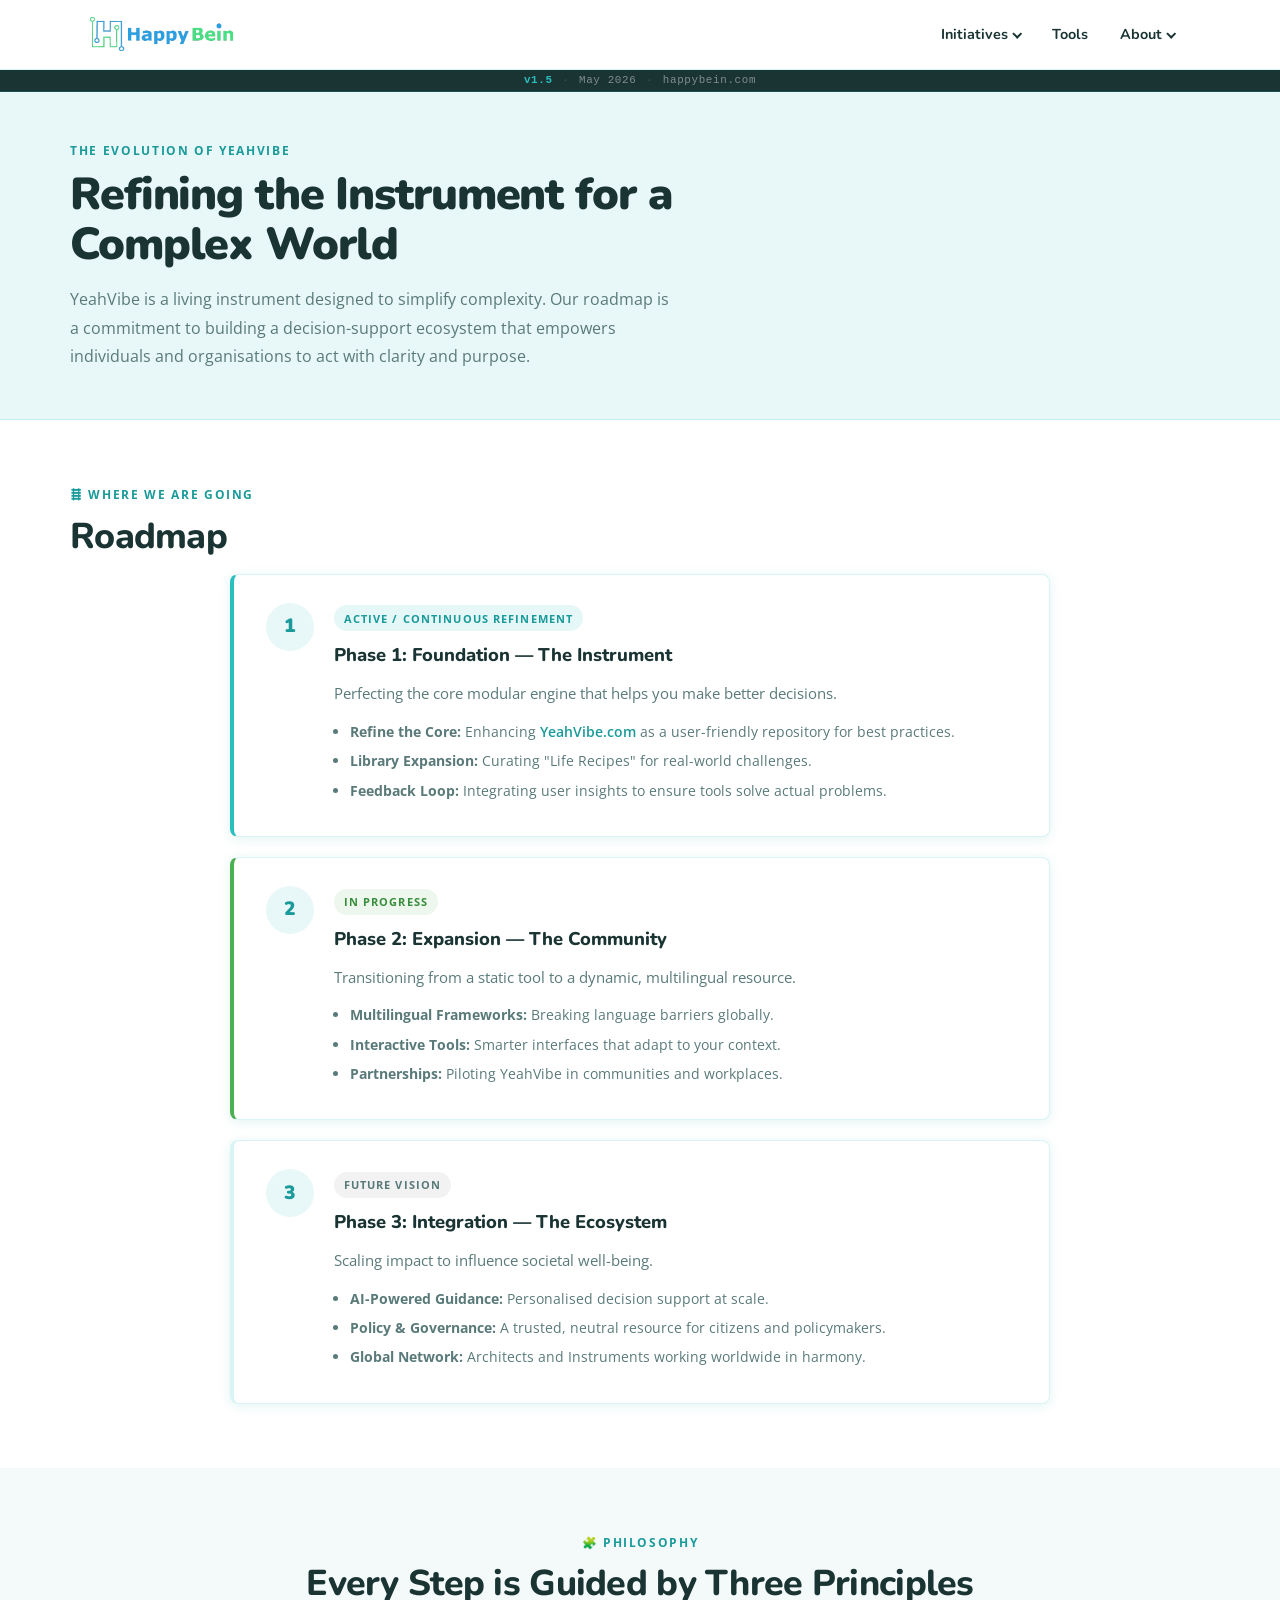
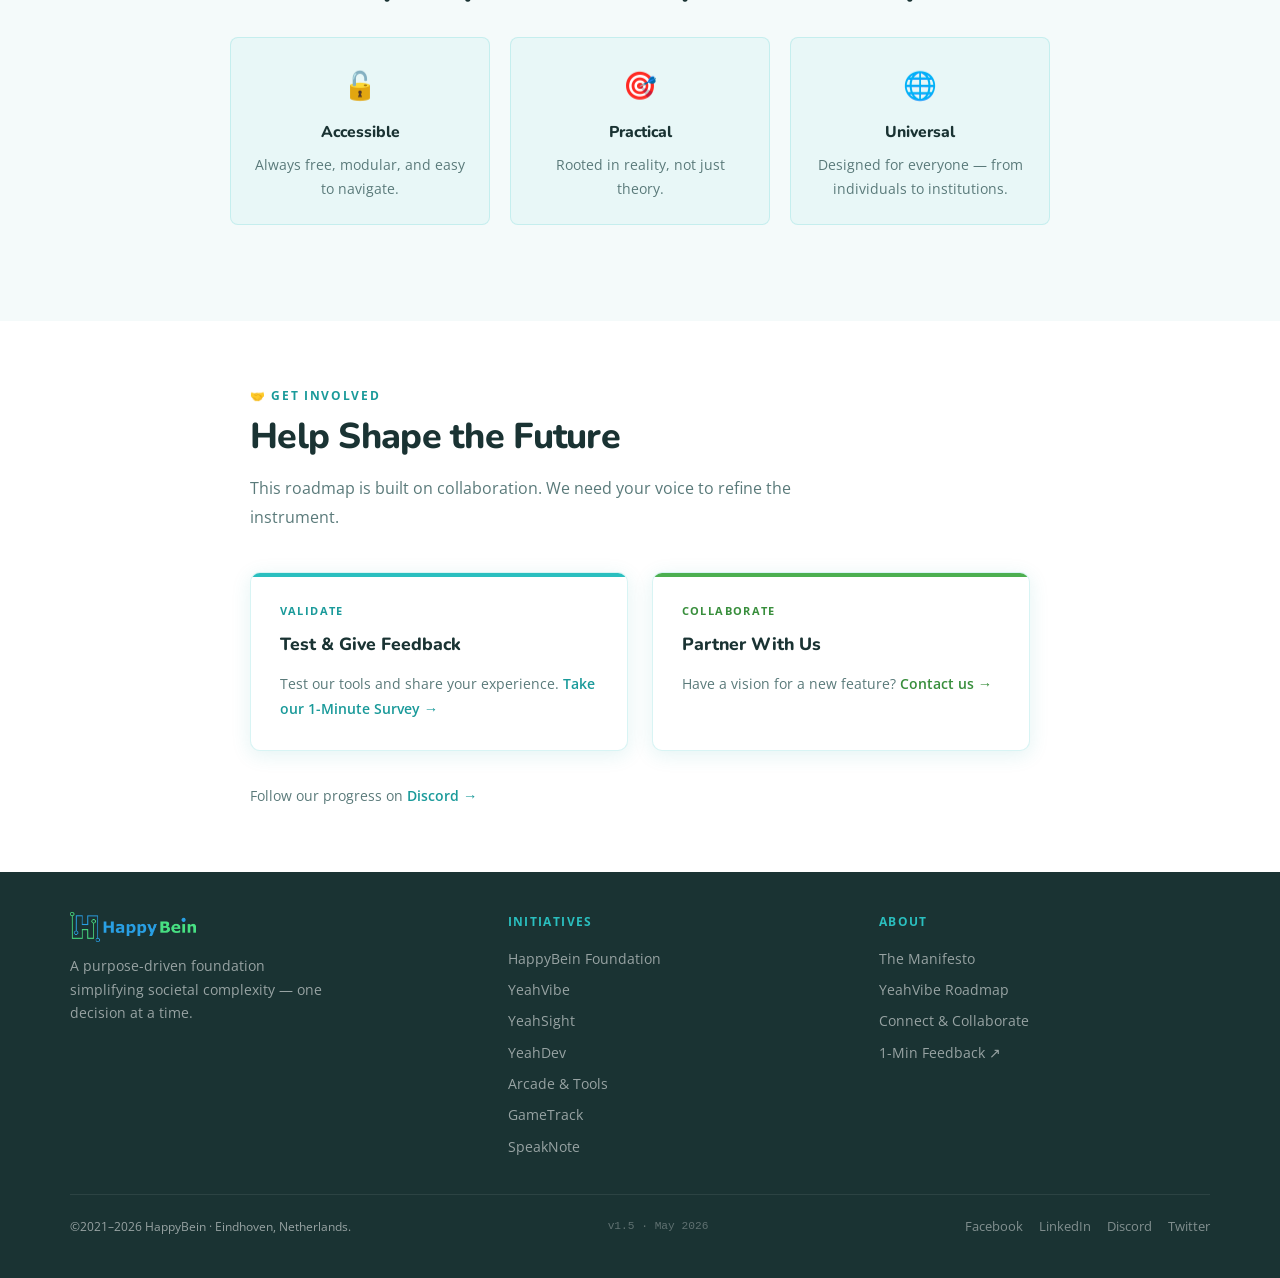
<file: roadmap.html>
<!DOCTYPE html>
<html lang="en">
<head>
  <meta charset="UTF-8" />
  <meta name="viewport" content="width=device-width, initial-scale=1.0" />
  <title>YeahVibe Roadmap – HappyBein</title>
  <meta name="description" content="Three-phase roadmap for YeahVibe: from foundation and community expansion to an AI-powered global decision-support ecosystem." />
  <link rel="icon" href="https://happybein.com/wp-content/uploads/2021/09/fav_icon.png" />
  <link rel="stylesheet" href="css/style.css" />

  <!-- Canonical -->
  <link rel="canonical" href="https://happybein.com/roadmap.html" />

  <!-- Open Graph -->
  <meta property="og:type"        content="website" />
  <meta property="og:title"       content="YeahVibe Roadmap – HappyBein" />
  <meta property="og:description" content="Three-phase roadmap for YeahVibe: from foundation and community expansion to an AI-powered global decision-support ecosystem." />
  <meta property="og:url"         content="https://happybein.com/roadmap.html" />
  <meta property="og:image"       content="https://happybein.com/images/og-home.png" />
  <meta property="og:site_name"   content="HappyBein" />
  <meta property="og:locale"      content="en_GB" />

  <!-- Twitter Card -->
  <meta name="twitter:card"        content="summary_large_image" />
  <meta name="twitter:title"       content="YeahVibe Roadmap – HappyBein" />
  <meta name="twitter:description" content="Three-phase roadmap for YeahVibe: from foundation and community expansion to an AI-powered global decision-support ecosystem." />
  <meta name="twitter:image"       content="https://happybein.com/images/og-home.png" />

  <!-- Extra SEO -->
  <meta name="robots"   content="index, follow, max-snippet:-1, max-image-preview:large" />
  <meta name="author"   content="HappyBein" />
  <meta name="theme-color" content="#2ABFBF" />

  <!-- JSON-LD structured data -->
  <script type="application/ld+json">{{"@context":"https://schema.org","@type":"WebPage","url":"https://happybein.com/roadmap.html","name":"YeahVibe Roadmap – HappyBein","description":"Three-phase roadmap for YeahVibe: from foundation and community expansion to an AI-powered global decision-support ecosystem."}}</script>

  <!-- Google Analytics -->
  <script async src="https://www.googletagmanager.com/gtag/js?id=G-TJFL5YQ705"></script>
  <script>
    window.dataLayer = window.dataLayer || [];
    function gtag(){dataLayer.push(arguments);}
    gtag('js', new Date());
    gtag('config', 'G-TJFL5YQ705', { anonymize_ip: true });
  </script>
</head>
<body>
<nav>
  <div class="nav-inner">
    <a href="index.html" class="nav-logo"><img src="images/logo.png" alt="HappyBein" /></a>
    <ul class="nav-links">
      <li class="nav-item">
        <a href="initiatives.html">Initiatives <span class="nav-arrow"></span></a>
        <div class="dropdown">
          <a href="initiatives.html" style="font-weight:700;color:var(--teal-dark);">All Initiatives →</a>
          <div class="dropdown-divider"></div>
          <a href="initiatives.html">HappyBein Foundation</a>
          <a href="https://core.yeahvibe.com/" target="_blank" rel="noopener">YeahVibe</a>
          <a href="https://yeahsight.com/" target="_blank" rel="noopener">YeahSight</a>
          <a href="https://yeahdev.com/" target="_blank" rel="noopener">YeahDev</a>
        </div>
      </li>
      <li class="nav-item">
        <a href="https://yeahvibe.com" target="_blank" rel="noopener">Tools</a>
      </li>
      <li class="nav-item">
        <a href="manifesto.html">About <span class="nav-arrow"></span></a>
        <div class="dropdown">
          <a href="manifesto.html">The HappyBein Manifesto</a>
          <div class="dropdown-divider"></div>
          <a href="contact.html">Connect &amp; Collaborate</a>
        </div>
      </li>
    </ul>
    <button class="hamburger" id="hamburger" aria-label="Menu"><span></span><span></span><span></span></button>
  </div>
</nav>
<div class="version-bar">
  <span class="v-tag">v1.5</span>
  <span class="v-sep">·</span>
  <span>May 2026</span>
  <span class="v-sep">·</span>
  <span>happybein.com</span>
</div>
<div class="mobile-nav" id="mobile-nav">
  <span class="section-head">Initiatives</span>
  <a href="initiatives.html" style="font-weight:700;color:var(--teal-dark);border-bottom:2px solid var(--border);">All Initiatives →</a>
  <a href="initiatives.html" class="sub">HappyBein Foundation</a>
  <a href="https://core.yeahvibe.com/" target="_blank" rel="noopener" class="sub">YeahVibe</a>
  <a href="https://yeahsight.com/" target="_blank" rel="noopener" class="sub">YeahSight</a>
  <a href="https://yeahdev.com/" target="_blank" rel="noopener" class="sub">YeahDev</a>
  <span class="section-head">Tools</span>
  <a href="https://yeahvibe.com/" target="_blank" rel="noopener" style="font-weight:700;color:var(--teal-dark);">YeahVibe Tools →</a>
  <span class="section-head">About</span>
  <a href="manifesto.html" class="sub">The HappyBein Manifesto</a>
  <a href="contact.html" class="sub">Connect &amp; Collaborate</a>
</div>
<div class="page-hero">
  <div class="page-hero-inner">
    <div class="section-label">The Evolution of YeahVibe</div>
    <h1>Refining the Instrument for a Complex World</h1>
    <p class="lead">YeahVibe is a living instrument designed to simplify complexity. Our roadmap is a commitment to building a decision-support ecosystem that empowers individuals and organisations to act with clarity and purpose.</p>
  </div>
</div>
<main>
<section>
  <div class="section-inner">
    <div class="section-label">🛤 Where We Are Going</div>
    <h2 class="section-title">Roadmap</h2>
    <div class="roadmap-phases">
      <div class="phase-card active fade-up">
        <div class="phase-number">1</div>
        <div>
          <span class="phase-status">Active / Continuous Refinement</span>
          <h3>Phase 1: Foundation — The Instrument</h3>
          <p style="font-size:.92rem;color:var(--muted);margin-bottom:.8rem;">Perfecting the core modular engine that helps you make better decisions.</p>
          <ul>
            <li><strong>Refine the Core:</strong> Enhancing <a href="https://yeahvibe.com" target="_blank" rel="noopener" style="color:var(--teal-dark);font-weight:600;">YeahVibe.com</a> as a user-friendly repository for best practices.</li>
            <li><strong>Library Expansion:</strong> Curating "Life Recipes" for real-world challenges.</li>
            <li><strong>Feedback Loop:</strong> Integrating user insights to ensure tools solve actual problems.</li>
          </ul>
        </div>
      </div>
      <div class="phase-card in-progress fade-up">
        <div class="phase-number">2</div>
        <div>
          <span class="phase-status">In Progress</span>
          <h3>Phase 2: Expansion — The Community</h3>
          <p style="font-size:.92rem;color:var(--muted);margin-bottom:.8rem;">Transitioning from a static tool to a dynamic, multilingual resource.</p>
          <ul>
            <li><strong>Multilingual Frameworks:</strong> Breaking language barriers globally.</li>
            <li><strong>Interactive Tools:</strong> Smarter interfaces that adapt to your context.</li>
            <li><strong>Partnerships:</strong> Piloting YeahVibe in communities and workplaces.</li>
          </ul>
        </div>
      </div>
      <div class="phase-card future fade-up">
        <div class="phase-number">3</div>
        <div>
          <span class="phase-status">Future Vision</span>
          <h3>Phase 3: Integration — The Ecosystem</h3>
          <p style="font-size:.92rem;color:var(--muted);margin-bottom:.8rem;">Scaling impact to influence societal well-being.</p>
          <ul>
            <li><strong>AI-Powered Guidance:</strong> Personalised decision support at scale.</li>
            <li><strong>Policy &amp; Governance:</strong> A trusted, neutral resource for citizens and policymakers.</li>
            <li><strong>Global Network:</strong> Architects and Instruments working worldwide in harmony.</li>
          </ul>
        </div>
      </div>
    </div>
  </div>
</section>
<section style="background:var(--offwhite);">
  <div class="section-inner">
    <div class="section-label" style="text-align:center;">🧩 Philosophy</div>
    <h2 class="section-title" style="text-align:center;">Every Step is Guided by Three Principles</h2>
    <div class="philosophy-grid">
      <div class="phil-card fade-up"><div class="phil-icon">🔓</div><h4>Accessible</h4><p>Always free, modular, and easy to navigate.</p></div>
      <div class="phil-card fade-up"><div class="phil-icon">🎯</div><h4>Practical</h4><p>Rooted in reality, not just theory.</p></div>
      <div class="phil-card fade-up"><div class="phil-icon">🌐</div><h4>Universal</h4><p>Designed for everyone — from individuals to institutions.</p></div>
    </div>
  </div>
</section>
<section>
  <div class="section-inner" style="max-width:780px;">
    <div class="section-label">🤝 Get Involved</div>
    <h2 class="section-title">Help Shape the Future</h2>
    <p class="section-sub">This roadmap is built on collaboration. We need your voice to refine the instrument.</p>
    <div class="streams-grid">
      <div class="stream-card stream-a fade-up">
        <div class="stream-tag">Validate</div>
        <h3>Test &amp; Give Feedback</h3>
        <p>Test our tools and share your experience. <a href="https://form.jotform.com/222551513307043" target="_blank" rel="noopener" style="color:var(--teal-dark);font-weight:600;">Take our 1-Minute Survey →</a></p>
      </div>
      <div class="stream-card stream-b fade-up">
        <div class="stream-tag">Collaborate</div>
        <h3>Partner With Us</h3>
        <p>Have a vision for a new feature? <a href="contact.html" style="color:var(--green-dk);font-weight:600;">Contact us →</a></p>
      </div>
    </div>
    <p style="margin-top:2rem;color:var(--muted);font-size:.9rem;">Follow our progress on <a href="https://discord.com/invite/ZTJU8jStn" target="_blank" rel="noopener" style="color:var(--teal-dark);font-weight:600;">Discord →</a></p>
  </div>
</section>
</main>
<footer>
  <div class="footer-inner">
    <div class="footer-brand">
      <div class="footer-logo"><a href="index.html"><img src="images/logo.png" alt="HappyBein" /></a></div>
      <p>A purpose-driven foundation simplifying societal complexity — one decision at a time.</p>
    </div>
    <div class="footer-col">
      <h4>Initiatives</h4>
      <a href="initiatives.html">HappyBein Foundation</a>
      <a href="https://yeahvibe.com/" target="_blank" rel="noopener">YeahVibe</a>
      <a href="https://yeahsight.com/" target="_blank" rel="noopener">YeahSight</a>
      <a href="https://yeahdev.com/" target="_blank" rel="noopener">YeahDev</a>
      <a href="https://game.yeahvibe.com/" target="_blank" rel="noopener">Arcade &amp; Tools</a>
      <a href="https://game.yeahvibe.com/" target="_blank" rel="noopener">GameTrack</a>
      <a href="https://speaknote.yeahvibe.com/" target="_blank" rel="noopener">SpeakNote</a>
    </div>
    <div class="footer-col">
      <h4>About</h4>
      <a href="manifesto.html">The Manifesto</a>
      <a href="roadmap.html">YeahVibe Roadmap</a>
      <a href="contact.html">Connect &amp; Collaborate</a>
      <a href="https://form.jotform.com/222551513307043" target="_blank" rel="noopener">1-Min Feedback ↗</a>
    </div>
  </div>
  <div class="footer-bottom">
    <span>©2021–2026 HappyBein · Eindhoven, Netherlands.</span>
    <span class="footer-version">v1.5 · May 2026</span>
    <div class="social-links">
      <a href="https://m.facebook.com/groups/463088738463506" target="_blank" rel="noopener">Facebook</a>
      <a href="https://www.linkedin.com/company/happybein/" target="_blank" rel="noopener">LinkedIn</a>
      <a href="https://discord.com/invite/62xRJHCbRW" target="_blank" rel="noopener">Discord</a>
      <a href="https://twitter.com/" target="_blank" rel="noopener">Twitter</a>
    </div>
  </div>
</footer>
<script src="js/main.js"></script>
</body>
</html>
</file>
<file: css/style.css>
/* ============================================================
   HappyBein – v1.5 · May 2026
   iOS/WebKit safe — all browsers on iOS use WebKit rendering
   ============================================================ */

@import url('https://fonts.googleapis.com/css2?family=Nunito:wght@400;600;700;800;900&family=Open+Sans:wght@300;400;600&display=swap');

:root {
  --teal:      #2ABFBF;
  --teal-dark: #1A9A9A;
  --teal-lt:   #4DD0D0;
  --green-hb:  #4CAF50;
  --green-dk:  #388E3C;
  --blue-hb:   #29ABE2;
  --white:     #FFFFFF;
  --offwhite:  #F4FAFA;
  --light-bg:  #E8F7F7;
  --ink:       #1A3333;
  --body-text: #2C4A4A;
  --muted:     #5A7A7A;
  --border:    rgba(42,191,191,0.18);
  --shadow:    rgba(26,153,154,0.12);

  --ff-display: 'Nunito', sans-serif;
  --ff-body:    'Open Sans', sans-serif;

  --max-w:  1140px;
  --nav-h:  70px;
  --radius: 6px;
  --tr:     0.28s ease;
}

/* ── Reset ───────────────────────────────────────────────── */
*, *::before, *::after { box-sizing: border-box; margin: 0; padding: 0; }
html { scroll-behavior: smooth; -webkit-text-size-adjust: 100%; }
body {
  font-family: var(--ff-body);
  background: var(--white);
  color: var(--body-text);
  font-size: 16px;
  line-height: 1.75;
  overflow-x: hidden;
  /* prevent iOS momentum scroll issues */
  -webkit-overflow-scrolling: touch;
}
img { max-width: 100%; height: auto; display: block; }
a { color: inherit; text-decoration: none; }
ul { list-style: none; }
button { -webkit-appearance: none; appearance: none; }

/* ── Version bar ─────────────────────────────────────────── */
.version-bar {
  position: fixed;
  top: var(--nav-h);
  left: 0; right: 0;
  height: 22px;
  background: var(--ink);
  display: flex;
  align-items: center;
  justify-content: center;
  gap: 0.6rem;
  z-index: 999;
  border-bottom: 1px solid rgba(42,191,191,0.2);
}
.version-bar span {
  font-family: 'Courier New', monospace;
  font-size: 0.68rem;
  color: rgba(255,255,255,0.45);
  letter-spacing: 0.06em;
}
.version-bar .v-tag {
  color: var(--teal);
  font-weight: 700;
}
.version-bar .v-sep {
  color: rgba(255,255,255,0.15);
}

/* Push page content down to clear both nav + version bar */
:root {
  --bar-h: 22px;
  --nav-total: calc(var(--nav-h) + var(--bar-h));
}

/* ── Navigation ──────────────────────────────────────────── */
nav {
  position: fixed; top: 0; left: 0; right: 0;
  height: var(--nav-h);
  background: rgba(255,255,255,0.97);
  -webkit-backdrop-filter: blur(10px);
  backdrop-filter: blur(10px);
  border-bottom: 1px solid var(--border);
  z-index: 1000;
  display: -webkit-box;
  display: flex;
  -webkit-box-align: center;
  align-items: center;
}
.nav-inner {
  max-width: var(--max-w); margin: 0 auto;
  padding: 0 1.25rem; width: 100%;
  display: -webkit-box;
  display: flex;
  -webkit-box-align: center;
  align-items: center;
  -webkit-box-pack: justify;
  justify-content: space-between;
}
.nav-logo { display: flex; align-items: center; }
.nav-logo img { height: 34px; width: auto; display: block; }

.nav-links { display: flex; align-items: center; }
.nav-item { position: relative; }
.nav-item > a {
  display: flex; align-items: center; gap: 0.3rem;
  padding: 0.5rem 1rem;
  font-family: var(--ff-display); font-size: 0.9rem; font-weight: 700;
  color: var(--ink); transition: color var(--tr); white-space: nowrap;
}
.nav-item > a:hover { color: var(--teal); }
.nav-arrow {
  display: inline-block; width: 7px; height: 7px;
  border-right: 2px solid currentColor; border-bottom: 2px solid currentColor;
  transform: rotate(45deg) translateY(-1px); transition: transform var(--tr);
}
.nav-item:hover .nav-arrow { transform: rotate(225deg) translateY(-1px); }
.dropdown {
  position: absolute;
  /* flush against the nav item — no gap so mouse stays in hover zone */
  top: 100%;
  left: 0;
  min-width: 230px;
  background: var(--white);
  border: 1px solid var(--border);
  border-radius: 0 0 var(--radius) var(--radius);
  box-shadow: 0 8px 28px var(--shadow);
  opacity: 0;
  pointer-events: none;
  /* slide down instead of up so it doesn't create a gap */
  transform: translateY(4px);
  transition: opacity 0.2s ease, transform 0.2s ease;
  padding: 0.5rem 0;
  z-index: 100;
  /* invisible top padding bridges any sub-pixel gap */
  padding-top: 0.6rem;
}

/* Invisible bridge between nav link and dropdown — fills any gap */
.nav-item::after {
  content: '';
  position: absolute;
  top: 100%;
  left: 0;
  right: 0;
  height: 8px; /* covers the transition zone */
  background: transparent;
}

/* Keep dropdown open when hovering either the trigger or the menu itself */
.nav-item:hover > .dropdown,
.nav-item:focus-within > .dropdown {
  opacity: 1;
  pointer-events: auto;
  transform: translateY(0);
}
.dropdown a {
  display: block;
  padding: 0.65rem 1.2rem;
  font-size: 0.875rem; font-family: var(--ff-body);
  color: var(--body-text);
  transition: background 0.15s ease, color 0.15s ease;
  /* no gap between items */
  line-height: 1.3;
  white-space: nowrap;
}
.dropdown a:hover { background: var(--light-bg); color: var(--teal-dark); }
.dropdown-divider { height: 1px; background: var(--border); margin: 0.3rem 0; }

/* Hamburger */
.hamburger {
  display: none; flex-direction: column; gap: 5px;
  cursor: pointer; padding: 8px; background: none; border: none;
  /* Large enough touch target for iOS */
  min-width: 44px; min-height: 44px;
  align-items: center; justify-content: center;
}
.hamburger span { display: block; width: 24px; height: 2px; background: var(--ink); border-radius: 2px; }

/* Mobile nav */
.mobile-nav {
  display: none; position: fixed; inset: 0; top: var(--nav-h);
  background: var(--white); z-index: 999;
  padding: 1rem 1.5rem 2rem; flex-direction: column; overflow-y: auto;
  -webkit-overflow-scrolling: touch;
}
.mobile-nav.open { display: flex; }
.mobile-nav a {
  display: block; padding: 0.85rem 0;
  font-size: 1rem; font-weight: 700; font-family: var(--ff-display);
  color: var(--ink); border-bottom: 1px solid var(--border);
  /* iOS: ensure tap targets are big enough */
  min-height: 44px; line-height: 44px; padding-top: 0; padding-bottom: 0;
}
.mobile-nav a.sub {
  padding-left: 1.25rem; font-size: 0.9rem; color: var(--muted);
  font-weight: 400; font-family: var(--ff-body); line-height: 44px;
}
.mobile-nav a.section-head,
.mobile-nav span.section-head {
  display: block;
  font-size: 0.68rem; font-weight: 700; letter-spacing: 0.14em;
  text-transform: uppercase; color: var(--teal-dark);
  padding-top: 1.2rem; padding-bottom: 0.2rem;
  border-bottom: none; min-height: auto; line-height: 1.4;
}
.mobile-nav a:hover { color: var(--teal); }

/* ── Hero ────────────────────────────────────────────────── */
.hero {
  padding-top: calc(var(--nav-total) + 3.5rem);
  padding-bottom: 4rem; padding-left: 1.5rem; padding-right: 1.5rem;
  max-width: var(--max-w); margin: 0 auto;
  display: grid; grid-template-columns: 1fr 1.15fr;
  gap: 3.5rem; align-items: center; min-height: 88vh;
}
.hero h1 {
  font-family: var(--ff-display);
  font-size: clamp(2rem, 4vw, 3.4rem);
  font-weight: 900; line-height: 1.1; color: var(--ink);
  margin-bottom: 1.2rem; letter-spacing: -0.02em;
}
.hero-sub { font-size: 1rem; color: var(--muted); max-width: 400px; margin-bottom: 2rem; line-height: 1.8; }
.btn-group { display: flex; gap: 0.75rem; flex-wrap: wrap; }
.btn {
  display: inline-flex; align-items: center; gap: 0.4rem;
  padding: 0.85rem 1.5rem;
  font-family: var(--ff-display); font-size: 0.82rem; font-weight: 800;
  border-radius: 4px; cursor: pointer; transition: all var(--tr);
  letter-spacing: 0.05em; text-transform: uppercase; border: 2px solid transparent;
  /* iOS: remove tap highlight */
  -webkit-tap-highlight-color: transparent;
}
.btn-primary { background: var(--green-hb); color: var(--white); border-color: var(--green-hb); }
.btn-primary:hover, .btn-primary:active { background: var(--green-dk); border-color: var(--green-dk); }
.btn-outline { background: transparent; color: var(--teal-dark); border-color: var(--teal); }
.btn-outline:hover, .btn-outline:active { background: var(--teal); color: var(--white); }
.hero-video {
  position: relative; border-radius: 10px;
  /* Don't use overflow:hidden on iOS — clips content */
  border: 3px solid var(--teal);
  box-shadow: 0 16px 48px var(--shadow);
  aspect-ratio: 16/9; background: #000;
  /* iOS aspect-ratio fallback */
  padding-top: 0;
}
.hero-video::before {
  content: ''; display: block; padding-top: 56.25%; /* 16:9 fallback */
}
.hero-video iframe {
  position: absolute; top: 0; left: 0;
  width: 100%; height: 100%; border: none;
}

/* ── Sections ────────────────────────────────────────────── */
section { padding: 4rem 1.5rem; }
.section-inner { max-width: var(--max-w); margin: 0 auto; }
.section-label { font-size: 0.74rem; font-weight: 700; letter-spacing: 0.14em; text-transform: uppercase; color: var(--teal-dark); margin-bottom: 0.6rem; }
.section-title { font-family: var(--ff-display); font-size: clamp(1.6rem, 2.8vw, 2.5rem); font-weight: 800; color: var(--ink); letter-spacing: -0.02em; line-height: 1.2; margin-bottom: 1rem; }
.section-sub { font-size: 1rem; color: var(--muted); max-width: 560px; line-height: 1.8; margin-bottom: 2.5rem; }

/* What is */
.what-is { background: var(--offwhite); }
.what-is-layout { display: grid; grid-template-columns: 1fr 1fr; gap: 3rem; align-items: center; }
.what-is-image { border-radius: 8px; overflow: hidden; border: 3px solid var(--teal); aspect-ratio: 4/3; background: var(--light-bg); }
.what-is-image img { width: 100%; height: 100%; object-fit: cover; }
.entity-card { background: var(--white); padding: 1.5rem; border-radius: 8px; border-left: 4px solid var(--teal); box-shadow: 0 2px 12px var(--shadow); margin-bottom: 1rem; }
.entity-card:last-child { margin-bottom: 0; }
.entity-card.green-card { border-left-color: var(--green-hb); }
.entity-tag { font-size: 0.7rem; font-weight: 700; letter-spacing: 0.1em; text-transform: uppercase; color: var(--teal-dark); margin-bottom: 0.4rem; }
.entity-card.green-card .entity-tag { color: var(--green-dk); }
.entity-card h3 { font-family: var(--ff-display); font-size: 1.05rem; color: var(--ink); margin-bottom: 0.5rem; font-weight: 800; }
.entity-card p { font-size: 0.9rem; color: var(--muted); line-height: 1.75; }
.entity-card a { color: var(--teal-dark); font-weight: 600; border-bottom: 1px solid rgba(26,154,154,0.3); }
.entity-card a:hover { color: var(--teal); }

/* Streams */
.streams-grid { display: grid; grid-template-columns: 1fr 1fr; gap: 1.5rem; }
.stream-card { background: var(--white); border: 1px solid var(--border); border-radius: 10px; padding: 1.8rem; box-shadow: 0 4px 20px var(--shadow); position: relative; overflow: hidden; }
.stream-card::before { content: ''; position: absolute; top: 0; left: 0; right: 0; height: 4px; }
.stream-card.stream-a::before { background: var(--teal); }
.stream-card.stream-b::before { background: var(--green-hb); }
.stream-letter { font-family: var(--ff-display); font-size: 4rem; font-weight: 900; color: var(--teal); opacity: 0.08; position: absolute; top: 0.5rem; right: 1rem; line-height: 1; pointer-events: none; }
.stream-card.stream-b .stream-letter { color: var(--green-hb); }
.stream-tag { font-size: 0.7rem; font-weight: 700; letter-spacing: 0.12em; text-transform: uppercase; color: var(--teal-dark); margin-bottom: 0.5rem; }
.stream-card.stream-b .stream-tag { color: var(--green-dk); }
.stream-card h3 { font-family: var(--ff-display); font-size: 1.1rem; color: var(--ink); margin-bottom: 0.7rem; font-weight: 800; }
.stream-card p { font-size: 0.9rem; color: var(--muted); line-height: 1.75; }
.stream-card em { color: var(--teal-dark); font-style: normal; font-weight: 600; }
.stream-card.stream-b em { color: var(--green-dk); }

/* Strip */
.strip { background: linear-gradient(135deg, var(--teal-dark) 0%, var(--teal) 100%); color: var(--white); padding: 3.5rem 1.5rem; text-align: center; }
.strip-inner { max-width: var(--max-w); margin: 0 auto; }
.strip blockquote { font-family: var(--ff-display); font-size: clamp(1.1rem, 2.2vw, 1.65rem); font-weight: 700; line-height: 1.55; max-width: 700px; margin: 0 auto 1.2rem; }
.strip cite { font-size: 0.82rem; letter-spacing: 0.1em; opacity: 0.75; font-style: normal; text-transform: uppercase; }

/* CTA */
.cta-section { background: var(--light-bg); text-align: center; }
.cta-box { background: linear-gradient(135deg, var(--teal-dark) 0%, var(--teal) 100%); border-radius: 12px; padding: 3.5rem 2rem; color: var(--white); max-width: 680px; margin: 0 auto; box-shadow: 0 12px 40px rgba(42,191,191,0.2); }
.cta-box h2 { font-family: var(--ff-display); font-size: clamp(1.4rem, 2.5vw, 2.1rem); margin-bottom: 1rem; line-height: 1.2; font-weight: 800; }
.cta-box p { font-size: 0.98rem; opacity: 0.88; margin-bottom: 2rem; }
.btn-white { background: var(--white); color: var(--teal-dark); border-color: var(--white); font-weight: 800; }
.btn-white:hover, .btn-white:active { background: var(--light-bg); }

/* Page hero */
.page-hero { padding-top: calc(var(--nav-total) + 3rem); padding-bottom: 3rem; padding-left: 1.5rem; padding-right: 1.5rem; background: var(--light-bg); border-bottom: 1px solid var(--border); }
.page-hero-inner { max-width: var(--max-w); margin: 0 auto; }
.page-hero h1 { font-family: var(--ff-display); font-size: clamp(1.8rem, 3.5vw, 2.9rem); font-weight: 900; color: var(--ink); letter-spacing: -0.025em; line-height: 1.1; margin-bottom: 1rem; max-width: 700px; }
.page-hero .lead { font-size: 1rem; color: var(--muted); max-width: 600px; line-height: 1.8; }

/* Manifesto */
.manifesto-body { max-width: 760px; margin: 0 auto; }
.manifesto-body h2 { font-family: var(--ff-display); font-size: 1.45rem; color: var(--ink); margin: 2.8rem 0 0.8rem; font-weight: 800; }
.manifesto-body h3 { font-family: var(--ff-display); font-size: 1.05rem; color: var(--teal-dark); margin: 1.6rem 0 0.5rem; font-weight: 700; }
.manifesto-body p { margin-bottom: 1.1rem; color: var(--body-text); line-height: 1.85; }
.manifesto-body ul { margin: 0.5rem 0 1rem 1.5rem; list-style: disc; }
.manifesto-body ul li { margin-bottom: 0.4rem; color: var(--body-text); }
.manifesto-body hr { border: none; border-top: 1px solid var(--border); margin: 2.5rem 0; }
.north-star { background: var(--light-bg); border-left: 4px solid var(--teal); padding: 1.3rem 1.6rem; border-radius: 0 8px 8px 0; margin: 1.5rem 0; }
.north-star p { font-family: var(--ff-display); font-size: 1.05rem; font-style: italic; color: var(--ink); margin: 0; font-weight: 700; }
.synthesis-box { background: linear-gradient(135deg, var(--teal-dark) 0%, var(--teal) 100%); color: var(--white); padding: 2rem; border-radius: 8px; margin: 2rem 0; }
.synthesis-box p { color: var(--white); margin: 0; }

/* Roadmap */
.roadmap-phases { display: flex; flex-direction: column; gap: 1.25rem; max-width: 820px; margin: 0 auto; }
.phase-card { background: var(--white); border: 1px solid var(--border); border-radius: 8px; padding: 1.75rem 2rem; display: grid; grid-template-columns: 48px 1fr; gap: 1.25rem; align-items: start; box-shadow: 0 2px 12px var(--shadow); }
.phase-number { width: 48px; height: 48px; background: var(--light-bg); border-radius: 50%; display: flex; align-items: center; justify-content: center; font-family: var(--ff-display); font-size: 1.2rem; font-weight: 900; color: var(--teal-dark); flex-shrink: 0; }
.phase-card.active { border-left: 4px solid var(--teal); }
.phase-card.in-progress { border-left: 4px solid var(--green-hb); }
.phase-card.future { border-left: 4px solid var(--border); opacity: 0.75; }
.phase-status { display: inline-block; font-size: 0.7rem; font-weight: 700; letter-spacing: 0.1em; text-transform: uppercase; padding: 0.2rem 0.6rem; border-radius: 2rem; margin-bottom: 0.5rem; }
.phase-card.active .phase-status { background: rgba(42,191,191,0.12); color: var(--teal-dark); }
.phase-card.in-progress .phase-status { background: rgba(76,175,80,0.1); color: var(--green-dk); }
.phase-card.future .phase-status { background: rgba(0,0,0,0.05); color: var(--muted); }
.phase-card h3 { font-family: var(--ff-display); font-size: 1.15rem; color: var(--ink); margin-bottom: 0.6rem; font-weight: 800; }
.phase-card ul { margin-left: 1rem; list-style: disc; }
.phase-card ul li { font-size: 0.9rem; color: var(--muted); margin-bottom: 0.4rem; line-height: 1.6; }
.philosophy-grid { display: grid; grid-template-columns: repeat(3,1fr); gap: 1.25rem; margin: 2rem auto; max-width: 820px; }
.phil-card { background: var(--light-bg); border: 1px solid var(--border); border-radius: 8px; padding: 1.4rem; text-align: center; }
.phil-icon { font-size: 1.7rem; margin-bottom: 0.7rem; }
.phil-card h4 { font-family: var(--ff-display); font-size: 0.98rem; color: var(--ink); margin-bottom: 0.4rem; font-weight: 800; }
.phil-card p { font-size: 0.86rem; color: var(--muted); }

/* Contact */
.contact-grid { display: grid; grid-template-columns: 1fr 1fr; gap: 3.5rem; align-items: start; }
.contact-info h3 { font-family: var(--ff-display); font-size: 1.15rem; color: var(--ink); margin: 1.6rem 0 0.6rem; font-weight: 800; }
.contact-info h3:first-child { margin-top: 0; }
.contact-info p, .contact-info li { font-size: 0.9rem; color: var(--muted); line-height: 1.75; }
.contact-info ul { margin: 0.5rem 0 0 1rem; list-style: disc; }
.contact-info a { color: var(--teal-dark); font-weight: 600; }
.contact-info a:hover { text-decoration: underline; }
.contact-email-box { background: var(--light-bg); border: 2px solid var(--border); border-radius: 12px; padding: 2.2rem 1.8rem; text-align: center; }
.contact-email-box .email-label { font-size: 0.74rem; font-weight: 700; letter-spacing: 0.12em; text-transform: uppercase; color: var(--teal-dark); margin-bottom: 0.8rem; }
.contact-email-box .email-address { display: inline-block; font-family: var(--ff-display); font-size: clamp(0.95rem,2.5vw,1.4rem); font-weight: 800; color: var(--ink); background: var(--white); border: 1.5px solid var(--border); border-radius: 8px; padding: 0.75rem 1.5rem; margin: 0.5rem 0 1.1rem; word-break: break-all; }
.contact-email-box p { font-size: 0.88rem; color: var(--muted); line-height: 1.7; }
.contact-channels { display: grid; grid-template-columns: 1fr 1fr; gap: 0.85rem; margin-top: 1.25rem; }
.channel-card { background: var(--white); border: 1px solid var(--border); border-radius: 8px; padding: 1rem 1.1rem; display: flex; align-items: center; gap: 0.75rem; -webkit-tap-highlight-color: transparent; }
.channel-card:active { background: var(--light-bg); }
.channel-icon { font-size: 1.3rem; flex-shrink: 0; }
.channel-label { font-size: 0.68rem; font-weight: 700; letter-spacing: 0.1em; text-transform: uppercase; color: var(--muted); margin-bottom: 0.1rem; }
.channel-value { font-family: var(--ff-display); font-size: 0.85rem; font-weight: 700; color: var(--teal-dark); }

/* ── Initiative Cards ────────────────────────────────────── */

/* Stack single column on mobile, 2-col on tablet, 3-col on desktop.
   Avoid auto-fill/auto-fit — they behave inconsistently on iOS WebKit. */
.initiatives-grid {
  display: grid;
  grid-template-columns: 1fr;          /* mobile: single column */
  gap: 1.25rem;
  margin-top: 2rem;
  /* ensure full width on iOS */
  width: 100%;
}

@media (min-width: 640px) {
  .initiatives-grid {
    grid-template-columns: 1fr 1fr;    /* tablet: 2 columns */
    gap: 1.5rem;
  }
}

@media (min-width: 1020px) {
  .initiatives-grid {
    grid-template-columns: 1fr 1fr 1fr; /* desktop: 3 columns */
    gap: 1.75rem;
  }
}

.init-card {
  background: var(--white);
  border: 1px solid var(--border);
  border-radius: 12px;
  overflow: hidden; /* clips banner corners — safe when no absolute children bleed outside */
  display: flex;
  flex-direction: column;
  position: relative;
  box-shadow: 0 2px 14px var(--shadow);
  scroll-margin-top: calc(var(--nav-total) + 12px);
  -webkit-tap-highlight-color: transparent;
  /* Force GPU layer so border-radius + overflow renders correctly on iOS WebKit */
  -webkit-transform: translateZ(0);
  transform: translateZ(0);
  /* Ensure background isn't clipped by stacking context */
  isolation: isolate;
}

/* Coloured top stripe — no border-radius needed, card clips it */
.init-banner {
  height: 7px;
  flex-shrink: 0;
}
.init-card.happybein .init-banner { background: linear-gradient(90deg,#29ABE2,#4CAF50); }
.init-card.yeahvibe  .init-banner { background: linear-gradient(90deg,#2ABFBF,#4DD0D0); }
.init-card.yeahsight .init-banner { background: linear-gradient(90deg,#1A9A9A,#2ABFBF); }
.init-card.yeahdev   .init-banner { background: linear-gradient(90deg,#C1390F,#E64A19); }
.init-card.workout   .init-banner { background: linear-gradient(90deg,#1565C0,#1E88E5); }
.init-card.gametrack  .init-banner { background: linear-gradient(90deg,#5E35B1,#7E57C2); }
.init-card.speaknote  .init-banner { background: linear-gradient(90deg,#00695C,#00897B); }

.init-body {
  padding: 1.4rem 1.5rem 1.6rem;
  display: flex;
  flex-direction: column;
  flex: 1 1 auto;
}

/* Header: icon + name + url */
.init-header {
  display: flex;
  align-items: center;
  gap: 0.75rem;
  margin-bottom: 0.85rem;
}
.init-icon {
  width: 46px; height: 46px;
  border-radius: 10px;
  display: flex; align-items: center; justify-content: center;
  font-size: 1.35rem; flex-shrink: 0;
}
.init-card.happybein .init-icon { background: rgba(41,171,226,0.10); }
.init-card.yeahvibe  .init-icon { background: rgba(42,191,191,0.12); }
.init-card.yeahsight .init-icon { background: rgba(26,154,154,0.12); }
.init-card.yeahdev   .init-icon { background: rgba(193,57,15,0.08); }
.init-card.workout   .init-icon { background: rgba(21,101,192,0.10); }
.init-card.gametrack .init-icon { background: rgba(94,53,177,0.10); }
.init-card.speaknote .init-icon { background: rgba(0,137,123,0.10); }

.init-name {
  font-family: var(--ff-display); font-size: 1.05rem;
  font-weight: 900; color: var(--ink); line-height: 1.2;
}
.init-url {
  font-size: 0.71rem; color: var(--muted); margin-top: 0.1rem;
  font-family: 'Courier New', monospace;
}

/* Badge */
.init-type-badge {
  display: inline-flex; align-items: center; gap: 0.3rem;
  font-size: 0.66rem; font-weight: 700; letter-spacing: 0.1em;
  text-transform: uppercase; padding: 0.22rem 0.6rem;
  border-radius: 2rem; margin-bottom: 0.7rem; align-self: flex-start;
}
.init-card.happybein .init-type-badge { background: rgba(41,171,226,0.10);  color: #1A7FAA; }
.init-card.yeahvibe  .init-type-badge { background: rgba(42,191,191,0.12);  color: var(--teal-dark); }
.init-card.yeahsight .init-type-badge { background: rgba(26,154,154,0.12);  color: var(--teal-dark); }
.init-card.yeahdev   .init-type-badge { background: rgba(193,57,15,0.08);   color: #C1390F; }
.init-card.workout   .init-type-badge { background: rgba(21,101,192,0.10);  color: #1565C0; }
.init-card.gametrack .init-type-badge { background: rgba(94,53,177,0.10);   color: #4527A0; }
.init-card.speaknote .init-type-badge { background: rgba(0,137,123,0.10);    color: #00695C; }

/* Pulsing dot */
.init-status-dot {
  width: 6px; height: 6px; border-radius: 3px;
  background: currentColor; animation: pulse 2s infinite;
  display: inline-block; flex-shrink: 0;
}
@keyframes pulse { 0%,100%{opacity:1} 50%{opacity:0.35} }

/* Summary text — always visible */
.init-summary {
  font-size: 0.9rem; color: var(--muted);
  line-height: 1.7; margin-bottom: 0.85rem;
}

/* Toggle button — large tap target for iOS */
.init-toggle {
  display: flex; align-items: center; gap: 0.35rem;
  background: none; border: 1px solid var(--border);
  border-radius: 4px; cursor: pointer;
  font-family: var(--ff-display); font-size: 0.8rem; font-weight: 700;
  color: var(--teal-dark); padding: 0.5rem 0.85rem;
  margin-bottom: 0.85rem; width: 100%;
  /* iOS minimum tap target */
  min-height: 44px; justify-content: center;
  transition: background var(--tr), border-color var(--tr);
  -webkit-tap-highlight-color: transparent;
}
.init-card.yeahdev   .init-toggle { color: #C1390F; border-color: rgba(193,57,15,0.25); }
.init-card.workout   .init-toggle { color: #1565C0; border-color: rgba(21,101,192,0.25); }
.init-card.gametrack .init-toggle { color: #4527A0; border-color: rgba(94,53,177,0.25); }
.init-card.speaknote .init-toggle { color: #00695C; border-color: rgba(0,105,92,0.25); }
.init-toggle:hover, .init-toggle:active { background: var(--light-bg); border-color: var(--teal); }
.init-card.yeahdev   .init-toggle:hover  { background: rgba(193,57,15,0.05); }
.init-card.workout   .init-toggle:hover  { background: rgba(21,101,192,0.05); }
.init-card.gametrack .init-toggle:hover  { background: rgba(94,53,177,0.05); }

/* Collapsible — use grid-template-rows for smooth iOS animation
   (max-height transitions can stutter on WebKit) */
.init-details {
  display: grid;
  grid-template-rows: 0fr;
  transition: grid-template-rows 0.35s ease, opacity 0.3s ease;
  opacity: 0;
}
.init-details.open {
  grid-template-rows: 1fr;
  opacity: 1;
}
.init-details-inner {
  overflow: hidden;
  padding-top: 0.1rem;
}

/* Feature bullets */
.init-features {
  list-style: none; margin: 0 0 0.85rem;
  display: flex; flex-direction: column; gap: 0.45rem;
}
.init-features li {
  font-size: 0.875rem; color: var(--body-text);
  display: flex; align-items: flex-start; gap: 0.5rem; line-height: 1.55;
}
.feat-dot {
  width: 6px; height: 6px; border-radius: 3px;
  flex-shrink: 0; margin-top: 0.42rem;
}
.init-card.happybein .feat-dot { background: #29ABE2; }
.init-card.yeahvibe  .feat-dot { background: var(--teal); }
.init-card.yeahsight .feat-dot { background: var(--teal-dark); }
.init-card.yeahdev   .feat-dot { background: #E64A19; }
.init-card.workout   .feat-dot { background: #1E88E5; }
.init-card.gametrack .feat-dot { background: #7E57C2; }
.init-card.speaknote .feat-dot { background: #00897B; }

/* Pillars list (YeahVibe) */
.pillars-list {
  list-style: none; margin: 0.35rem 0 0.85rem;
  display: flex; flex-direction: column; gap: 0.45rem;
}
.pillars-list li {
  font-size: 0.855rem; color: var(--body-text);
  display: flex; align-items: flex-start; gap: 0.55rem; line-height: 1.5;
}
.pillar-num {
  font-family: var(--ff-display); font-size: 0.68rem; font-weight: 900;
  background: var(--teal); color: #fff; border-radius: 50%;
  width: 17px; height: 17px; min-width: 17px;
  display: flex; align-items: center; justify-content: center;
  flex-shrink: 0; margin-top: 0.08rem;
}

/* Self-assessment link */
.assessment-link {
  display: inline-flex; align-items: center; gap: 0.4rem;
  font-size: 0.8rem; font-weight: 600; color: var(--teal-dark);
  border: 1px solid rgba(26,154,154,0.35); border-radius: 4px;
  padding: 0.4rem 0.8rem; margin-top: 0.4rem;
  -webkit-tap-highlight-color: transparent;
}
.assessment-link:active { background: var(--light-bg); }

/* Card footer */
.init-footer {
  margin-top: auto; padding-top: 0.9rem;
  border-top: 1px solid var(--border);
}
.init-footer-row {
  display: flex; align-items: center; gap: 0.75rem;
}
.init-link {
  display: inline-flex; align-items: center; gap: 0.35rem;
  font-size: 0.84rem; font-weight: 700; font-family: var(--ff-display);
  color: var(--teal-dark);
  /* iOS: ensure link is tappable */
  min-height: 44px; padding: 0.3rem 0;
  -webkit-tap-highlight-color: transparent;
}
.init-card.yeahdev   .init-link { color: #C1390F; }
.init-card.workout   .init-link { color: #1565C0; }
.init-card.gametrack .init-link { color: #4527A0; }
.init-card.speaknote .init-link { color: #00695C; }

.init-status {
  display: inline-flex; align-items: center; gap: 0.3rem;
  font-size: 0.66rem; font-weight: 700; letter-spacing: 0.08em;
  text-transform: uppercase; color: var(--muted); margin-left: auto;
}

/* Contribute banner */
.contribute-banner {
  background: var(--light-bg); border: 1px solid var(--border);
  border-radius: 12px; padding: 1.8rem 2rem;
  display: flex; align-items: center;
  justify-content: space-between; gap: 1.5rem;
  flex-wrap: wrap; margin-top: 2.5rem;
}
.contribute-banner h3 { font-family: var(--ff-display); font-size: 1.15rem; color: var(--ink); margin-bottom: 0.25rem; font-weight: 800; }
.contribute-banner p { font-size: 0.88rem; color: var(--muted); }

/* ── Footer ──────────────────────────────────────────────── */
footer { background: var(--ink); color: rgba(255,255,255,0.55); padding: 2.5rem 1.5rem; }
.footer-inner { max-width: var(--max-w); margin: 0 auto; display: grid; grid-template-columns: 1.2fr 1fr 1fr; gap: 2.5rem; }
.footer-brand p { font-size: 0.86rem; line-height: 1.7; max-width: 260px; margin-top: 0.75rem; }
.footer-logo img { height: 30px; width: auto; }
.footer-col h4 { font-size: 0.72rem; font-weight: 700; letter-spacing: 0.12em; text-transform: uppercase; color: var(--teal); margin-bottom: 0.9rem; }
.footer-col a { display: block; font-size: 0.86rem; color: rgba(255,255,255,0.55); margin-bottom: 0.45rem; transition: color var(--tr); }
.footer-col a:hover { color: var(--white); }
.footer-bottom {
  max-width: var(--max-w); margin: 1.75rem auto 0; padding-top: 1.25rem;
  border-top: 1px solid rgba(255,255,255,0.08);
  display: flex; justify-content: space-between; align-items: center;
  font-size: 0.76rem; flex-wrap: wrap; gap: 0.75rem;
}
.footer-version { color: rgba(255,255,255,0.3); font-size: 0.7rem; font-family: 'Courier New', monospace; }
.social-links { display: flex; gap: 1rem; }
.social-links a { color: rgba(255,255,255,0.45); font-size: 0.84rem; transition: color var(--tr); }
.social-links a:hover { color: var(--teal); }

/* ── Animations ──────────────────────────────────────────── */
.fade-up { opacity: 0; transform: translateY(20px); transition: opacity 0.5s ease, transform 0.5s ease; }
.fade-up.visible { opacity: 1; transform: translateY(0); }
.fade-up:nth-child(2){transition-delay:0.07s}
.fade-up:nth-child(3){transition-delay:0.14s}
.fade-up:nth-child(4){transition-delay:0.21s}
.fade-up:nth-child(5){transition-delay:0.28s}
.fade-up:nth-child(6){transition-delay:0.35s}

/* ── Responsive ──────────────────────────────────────────── */
@media (max-width: 960px) {
  .hero { grid-template-columns: 1fr; min-height: auto; padding-top: calc(var(--nav-total) + 1.5rem); }
  .what-is-layout, .contact-grid { grid-template-columns: 1fr; gap: 1.75rem; }
  .streams-grid { grid-template-columns: 1fr; }
  .footer-inner { grid-template-columns: 1fr 1fr; }
  .philosophy-grid { grid-template-columns: 1fr 1fr; }
  .phase-card { grid-template-columns: 1fr; }
  .phase-number { display: none; }
  .nav-links { display: none; }
  .hamburger { display: flex; }
}

@media (max-width: 600px) {
  section { padding: 2.5rem 1rem; }
  .page-hero { padding-left: 1rem; padding-right: 1rem; }
  .footer-inner { grid-template-columns: 1fr; gap: 2rem; }
  .philosophy-grid { grid-template-columns: 1fr; }
  .cta-box { padding: 2.2rem 1.25rem; }
  .contact-channels { grid-template-columns: 1fr; }
  .contribute-banner { padding: 1.5rem; }
  .footer-bottom { flex-direction: column; align-items: flex-start; gap: 0.5rem; }
  /* Mobile nav full-width logo */
  .nav-logo img { height: 28px; }
}
</file>
